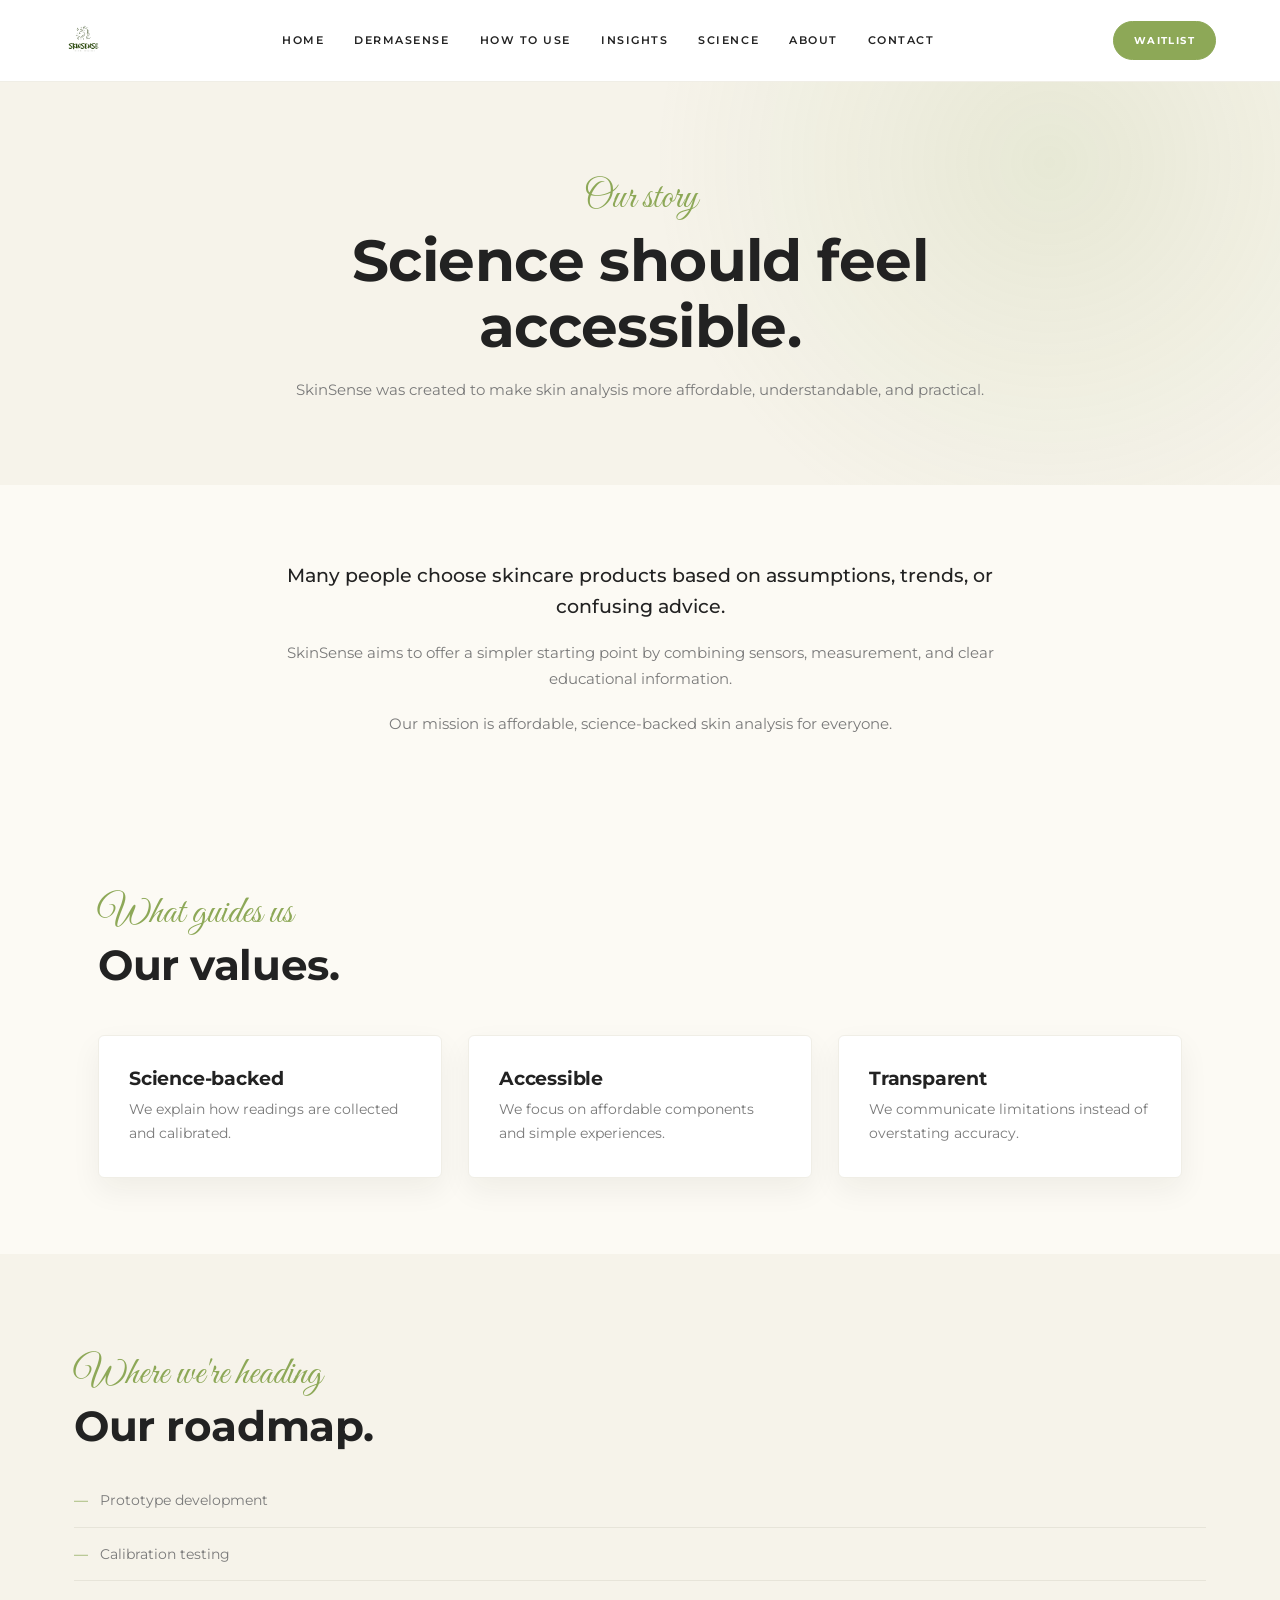
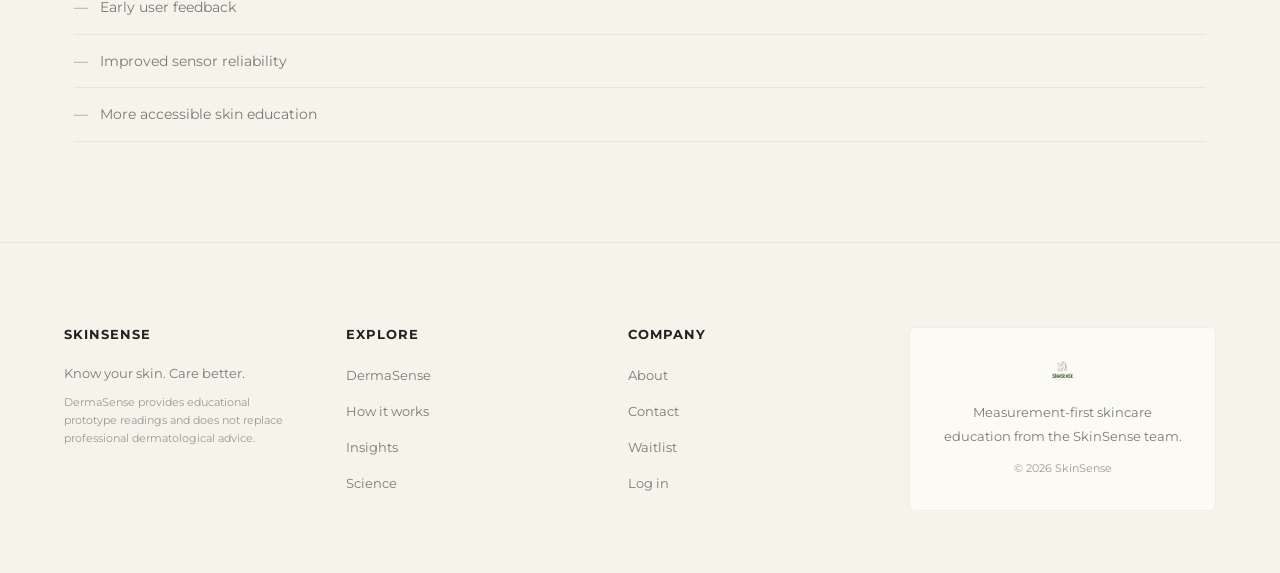
<file: about.html>
<!DOCTYPE html>
<html lang="en">
<head>
    <meta charset="UTF-8">
    <meta name="viewport" content="width=device-width, initial-scale=1.0">
    <title>About SkinSense</title>
    <link rel="preconnect" href="https://fonts.googleapis.com">
    <link rel="preconnect" href="https://fonts.gstatic.com" crossorigin>
    <link href="https://fonts.googleapis.com/css2?family=Montserrat:wght@400;500;600;700&family=Great+Vibes&family=Playfair+Display:wght@400;600&display=swap" rel="stylesheet">
    <link rel="stylesheet" href="style.css">
</head>
<body>
<header class="site-header">
    <a class="brand" href="index.html" aria-label="SkinSense home">
        <img src="logo.png" alt="SkinSense">
    </a>
    <nav class="main-nav" aria-label="Main navigation">
        <a href="index.html">Home</a>
        <a href="product.html">DermaSense</a>
        <a href="how-it-works.html">How to Use</a>
        <a href="skin-insights.html">Insights</a>
        <a href="science.html">Science</a>
        <a href="about.html">About</a>
        <a href="contact.html">Contact</a>
    </nav>
    <div class="account-links">
        <a class="nav-cta" href="waitlist.html">Waitlist</a>
    </div>
</header>
<main>
    <section class="page-hero">
        <div class="wrap">
            <p class="script">Our story</p>
            <h1>Science should feel accessible.</h1>
            <p>
                SkinSense was created to make skin analysis more affordable,
                understandable, and practical.
            </p>
        </div>
    </section>
    <section>
        <div class="wrap">
            <div class="story">
                <p>
                    Many people choose skincare products based on assumptions,
                    trends, or confusing advice.
                </p>
                <p>
                    SkinSense aims to offer a simpler starting point by combining
                    sensors, measurement, and clear educational information.
                </p>
                <p>
                    Our mission is affordable, science-backed skin analysis for
                    everyone.
                </p>
            </div>
        </div>
    </section>
    <section>
        <div class="wrap">
            <div class="section-head">
                <p class="script">What guides us</p>
                <h2>Our values.</h2>
            </div>
            <div class="card-grid">
                <article class="card">
                    <h3>Science-backed</h3>
                    <p>
                        We explain how readings are collected and calibrated.
                    </p>
                </article>
                <article class="card">
                    <h3>Accessible</h3>
                    <p>
                        We focus on affordable components and simple experiences.
                    </p>
                </article>
                <article class="card">
                    <h3>Transparent</h3>
                    <p>
                        We communicate limitations instead of overstating
                        accuracy.
                    </p>
                </article>
            </div>
        </div>
    </section>
    <section class="cream-section">
        <div class="wrap">
            <p class="script">Where we're heading</p>
            <h2>Our roadmap.</h2>
            <ul class="clean-list">
                <li>Prototype development</li>
                <li>Calibration testing</li>
                <li>Early user feedback</li>
                <li>Improved sensor reliability</li>
                <li>More accessible skin education</li>
            </ul>
        </div>
    </section>
</main>
<footer class="site-footer">
    <div class="footer-top">
        <div class="footer-col">
            <h4>SkinSense</h4>
            <p>Know your skin. Care better.</p>
            <p class="footer-fine">
                DermaSense provides educational prototype readings and does not
                replace professional dermatological advice.
            </p>
        </div>
        <div class="footer-col">
            <h4>Explore</h4>
            <ul>
                <li><a href="product.html">DermaSense</a></li>
                <li><a href="how-it-works.html">How it works</a></li>
                <li><a href="skin-insights.html">Insights</a></li>
                <li><a href="science.html">Science</a></li>
            </ul>
        </div>
        <div class="footer-col">
            <h4>Company</h4>
            <ul>
                <li><a href="about.html">About</a></li>
                <li><a href="contact.html">Contact</a></li>
                <li><a href="waitlist.html">Waitlist</a></li>
                <li><a href="login.html">Log in</a></li>
            </ul>
        </div>
        <div class="footer-brand-card">
            <img class="footer-wordmark" src="logo.png" alt="SkinSense">
            <p>Measurement-first skincare education from the SkinSense team.</p>
            <p class="footer-fine">&copy; 2026 SkinSense</p>
        </div>
    </div>
</footer>
</body>
</html>
</file>
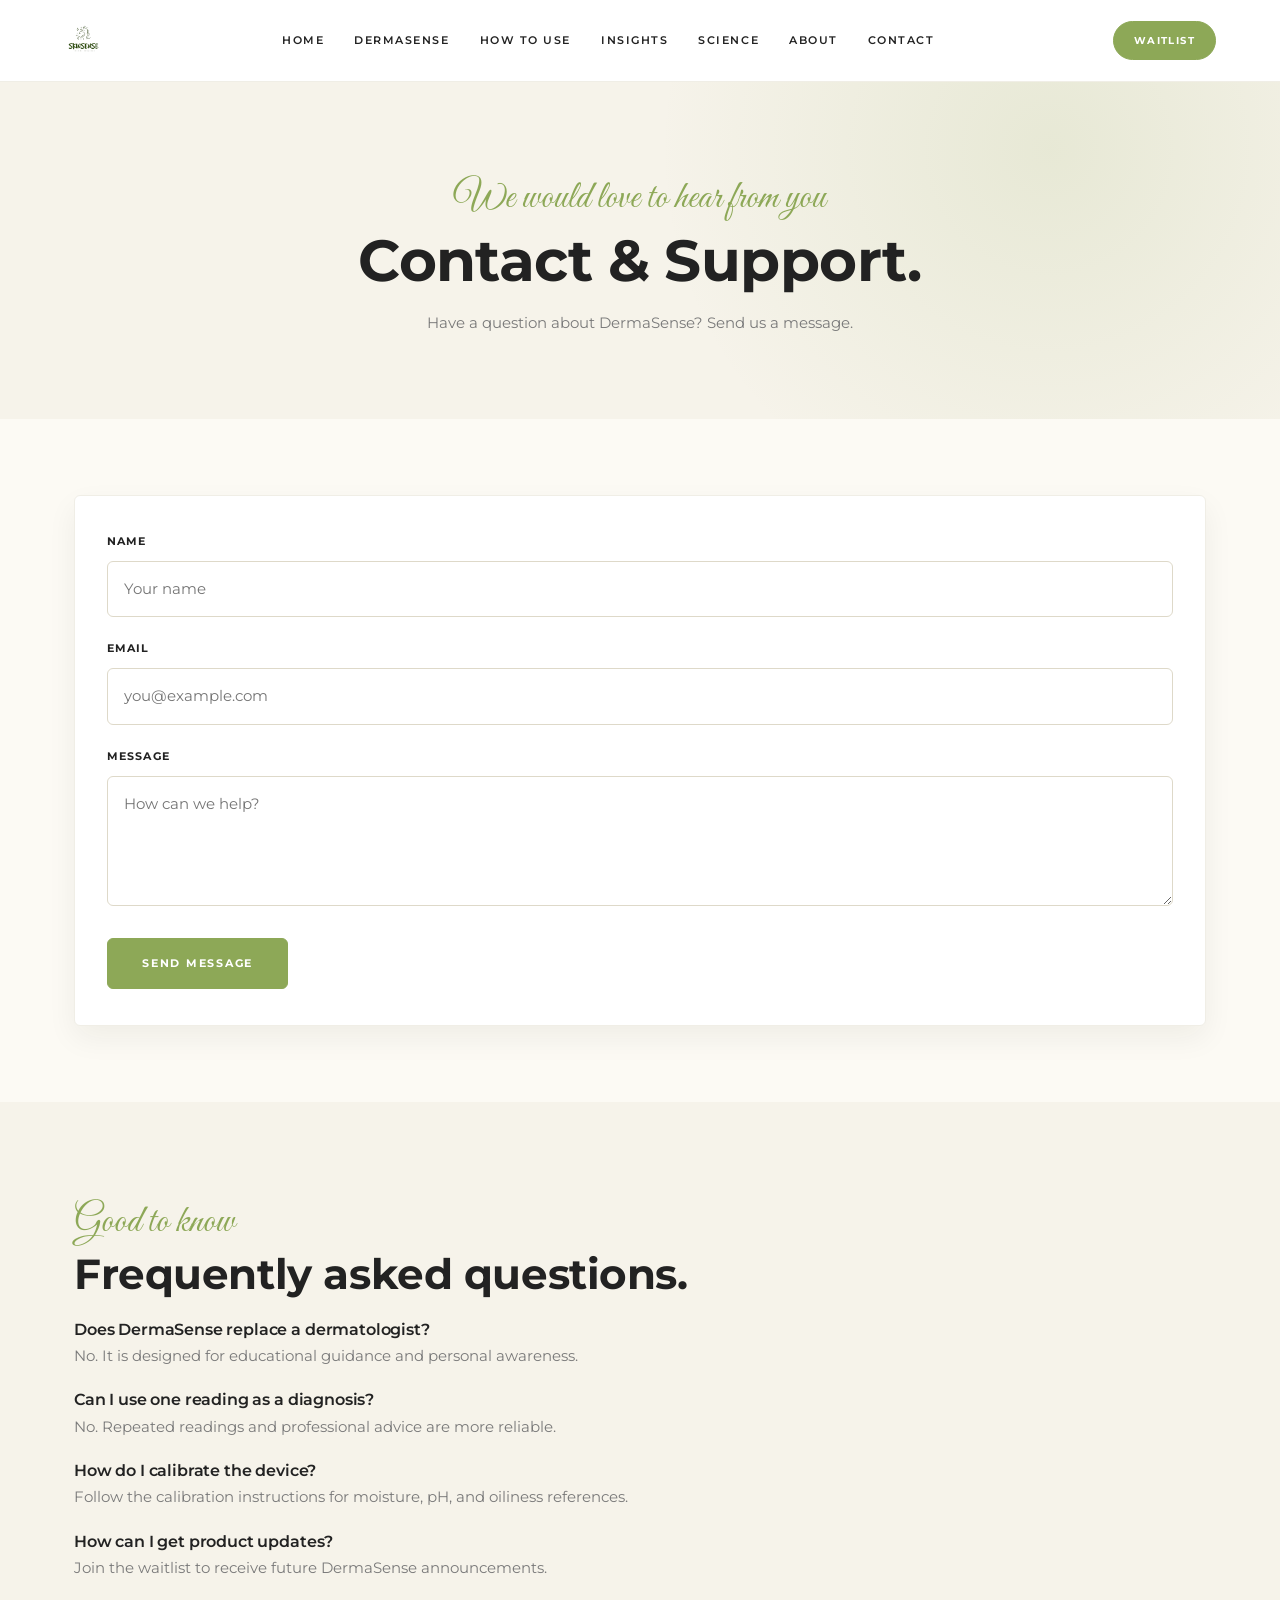
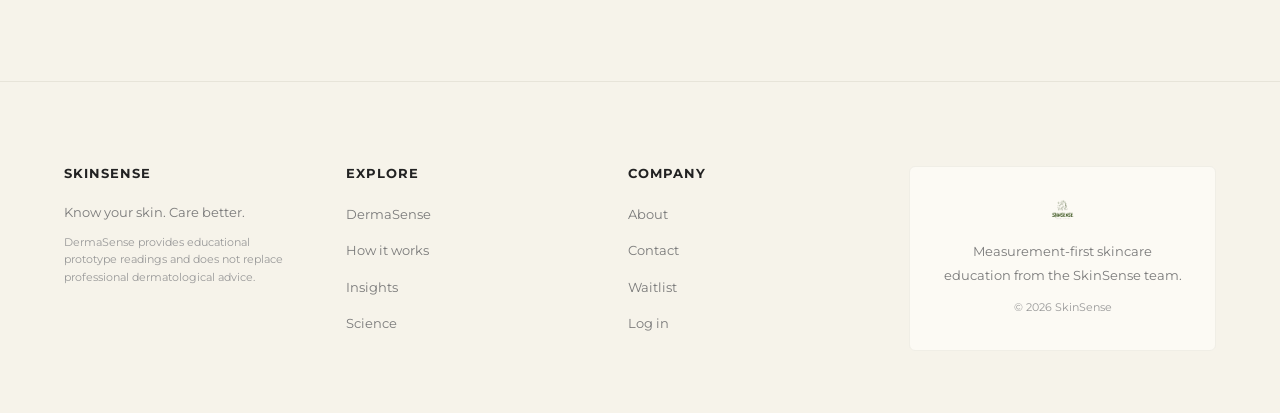
<file: contact.html>
<!DOCTYPE html>
<html lang="en">
<head>
    <meta charset="UTF-8">
    <meta name="viewport" content="width=device-width, initial-scale=1.0">
    <title>Contact and Support | SkinSense</title>
    <link rel="preconnect" href="https://fonts.googleapis.com">
    <link rel="preconnect" href="https://fonts.gstatic.com" crossorigin>
    <link href="https://fonts.googleapis.com/css2?family=Montserrat:wght@400;500;600;700&family=Great+Vibes&family=Playfair+Display:wght@400;600&display=swap" rel="stylesheet">
    <link rel="stylesheet" href="style.css">
</head>
<body>
<header class="site-header">
    <a class="brand" href="index.html" aria-label="SkinSense home">
        <img src="logo.png" alt="SkinSense">
    </a>
    <nav class="main-nav" aria-label="Main navigation">
        <a href="index.html">Home</a>
        <a href="product.html">DermaSense</a>
        <a href="how-it-works.html">How to Use</a>
        <a href="skin-insights.html">Insights</a>
        <a href="science.html">Science</a>
        <a href="about.html">About</a>
        <a href="contact.html">Contact</a>
    </nav>
    <div class="account-links">
        <a class="nav-cta" href="waitlist.html">Waitlist</a>
    </div>
</header>
<main>
    <section class="page-hero">
        <div class="wrap">
            <p class="script">We would love to hear from you</p>
            <h1>Contact &amp; Support.</h1>
            <p>
                Have a question about DermaSense? Send us a message.
            </p>
        </div>
    </section>
    <section class="form-section">
        <form onsubmit="return false;">
            <label for="contact-name">Name</label>
            <input id="contact-name" type="text" placeholder="Your name">
            <label for="contact-email">Email</label>
            <input id="contact-email" type="email" placeholder="you@example.com">
            <label for="contact-message">Message</label>
            <textarea id="contact-message" placeholder="How can we help?"></textarea>
            <button class="btn" type="submit">Send Message</button>
        </form>
    </section>
    <section class="cream-section">
        <div class="wrap">
            <p class="script">Good to know</p>
            <h2>Frequently asked questions.</h2>
            <h3>Does DermaSense replace a dermatologist?</h3>
            <p>
                No. It is designed for educational guidance and personal
                awareness.
            </p>
            <h3>Can I use one reading as a diagnosis?</h3>
            <p>
                No. Repeated readings and professional advice are more reliable.
            </p>
            <h3>How do I calibrate the device?</h3>
            <p>
                Follow the calibration instructions for moisture, pH, and
                oiliness references.
            </p>
            <h3>How can I get product updates?</h3>
            <p>
                Join the waitlist to receive future DermaSense announcements.
            </p>
        </div>
    </section>
</main>
<footer class="site-footer">
    <div class="footer-top">
        <div class="footer-col">
            <h4>SkinSense</h4>
            <p>Know your skin. Care better.</p>
            <p class="footer-fine">
                DermaSense provides educational prototype readings and does not
                replace professional dermatological advice.
            </p>
        </div>
        <div class="footer-col">
            <h4>Explore</h4>
            <ul>
                <li><a href="product.html">DermaSense</a></li>
                <li><a href="how-it-works.html">How it works</a></li>
                <li><a href="skin-insights.html">Insights</a></li>
                <li><a href="science.html">Science</a></li>
            </ul>
        </div>
        <div class="footer-col">
            <h4>Company</h4>
            <ul>
                <li><a href="about.html">About</a></li>
                <li><a href="contact.html">Contact</a></li>
                <li><a href="waitlist.html">Waitlist</a></li>
                <li><a href="login.html">Log in</a></li>
            </ul>
        </div>
        <div class="footer-brand-card">
            <img class="footer-wordmark" src="logo.png" alt="SkinSense">
            <p>Measurement-first skincare education from the SkinSense team.</p>
            <p class="footer-fine">&copy; 2026 SkinSense</p>
        </div>
    </div>
</footer>
</body>
</html>
</file>
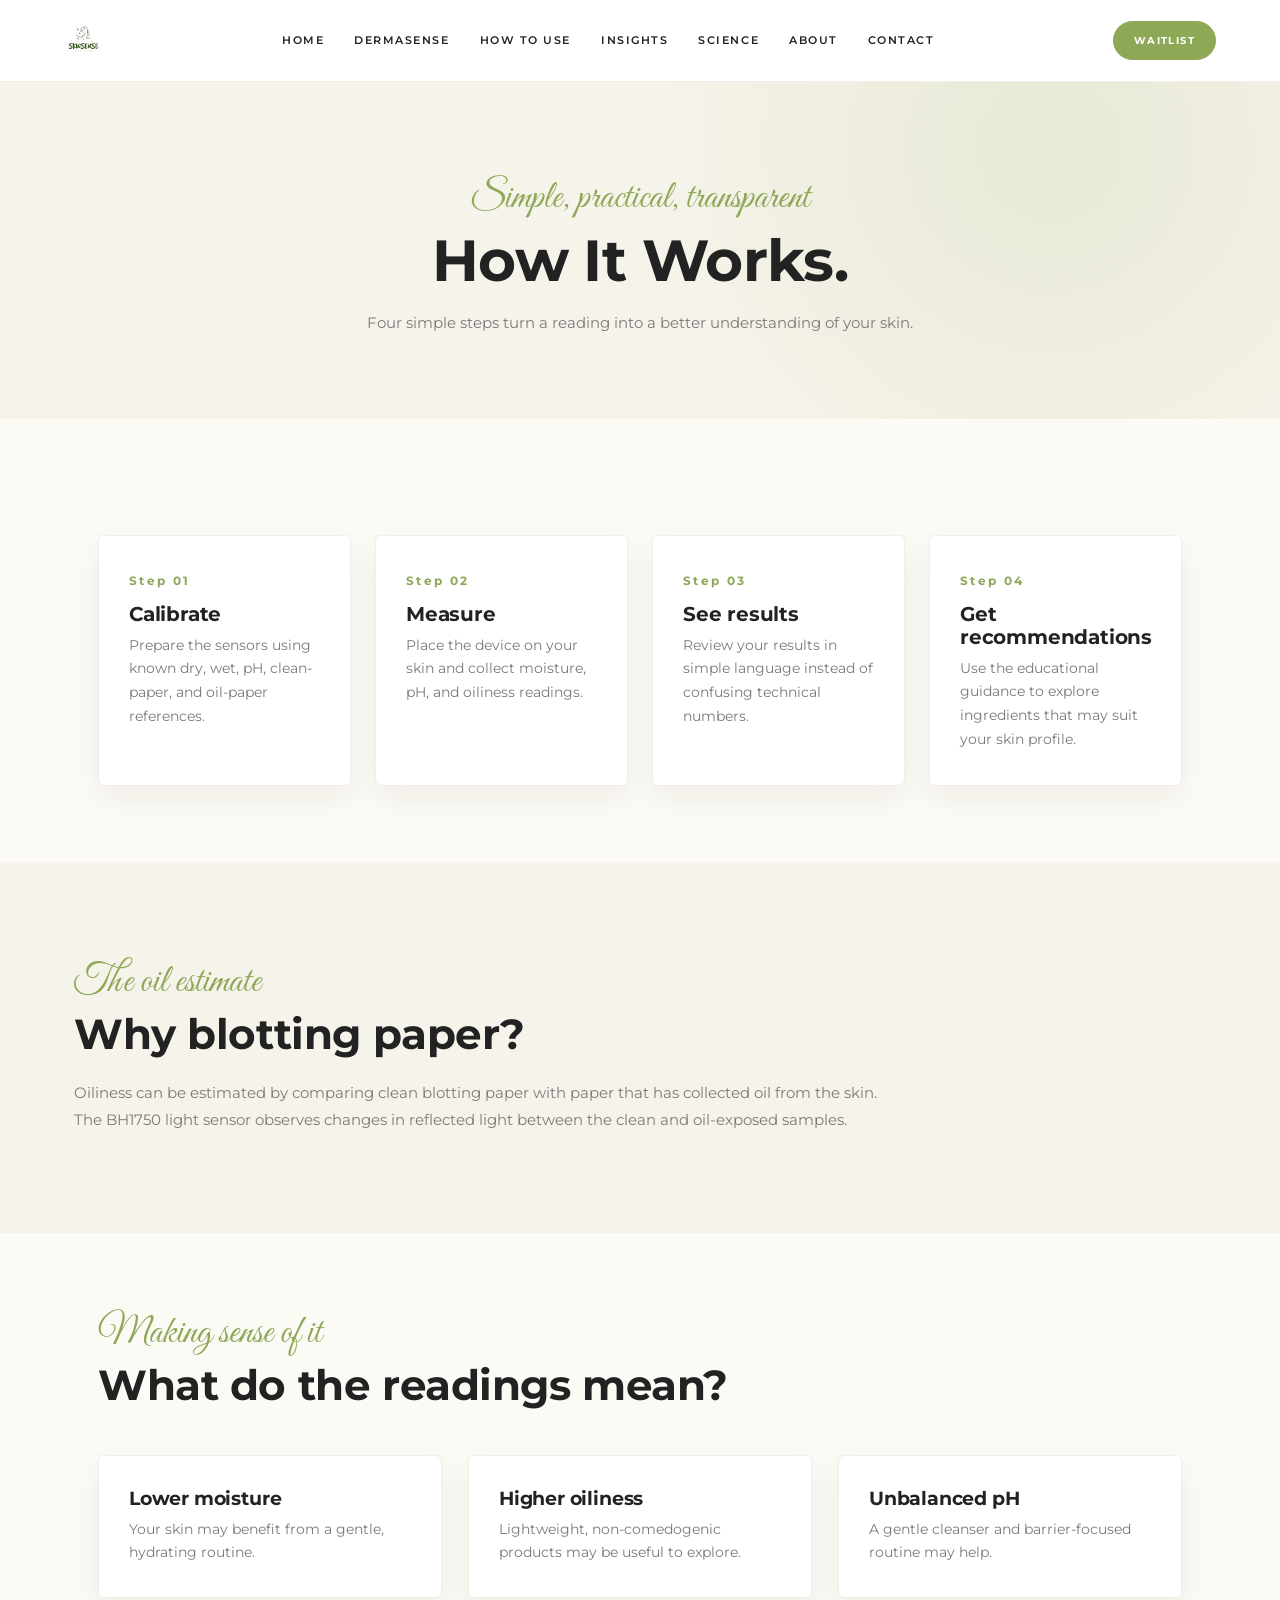
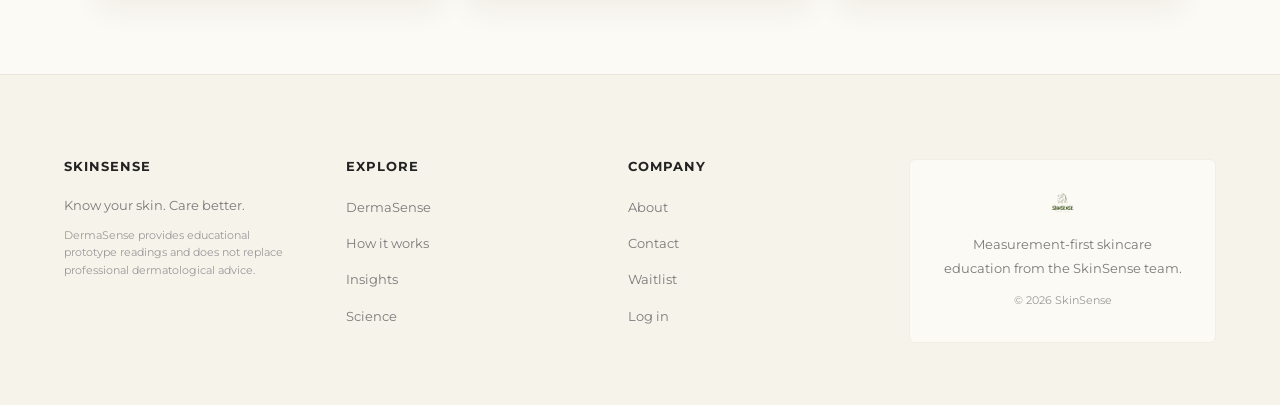
<file: how-it-works.html>
<!DOCTYPE html>
<html lang="en">
<head>
    <meta charset="UTF-8">
    <meta name="viewport" content="width=device-width, initial-scale=1.0">
    <title>How It Works | SkinSense</title>
    <link rel="preconnect" href="https://fonts.googleapis.com">
    <link rel="preconnect" href="https://fonts.gstatic.com" crossorigin>
    <link href="https://fonts.googleapis.com/css2?family=Montserrat:wght@400;500;600;700&family=Great+Vibes&family=Playfair+Display:wght@400;600&display=swap" rel="stylesheet">
    <link rel="stylesheet" href="style.css">
</head>
<body>
<header class="site-header">
    <a class="brand" href="index.html" aria-label="SkinSense home">
        <img src="logo.png" alt="SkinSense">
    </a>
    <nav class="main-nav" aria-label="Main navigation">
        <a href="index.html">Home</a>
        <a href="product.html">DermaSense</a>
        <a href="how-it-works.html">How to Use</a>
        <a href="skin-insights.html">Insights</a>
        <a href="science.html">Science</a>
        <a href="about.html">About</a>
        <a href="contact.html">Contact</a>
    </nav>
    <div class="account-links">
        <a class="nav-cta" href="waitlist.html">Waitlist</a>
    </div>
</header>
<main>
    <section class="page-hero">
        <div class="wrap">
            <p class="script">Simple, practical, transparent</p>
            <h1>How It Works.</h1>
            <p>
                Four simple steps turn a reading into a better understanding
                of your skin.
            </p>
        </div>
    </section>
    <section>
        <div class="wrap">
            <div class="large-steps">
                <article class="large-step">
                    <span>Step 01</span>
                    <h2>Calibrate</h2>
                    <p>
                        Prepare the sensors using known dry, wet, pH,
                        clean-paper, and oil-paper references.
                    </p>
                </article>
                <article class="large-step">
                    <span>Step 02</span>
                    <h2>Measure</h2>
                    <p>
                        Place the device on your skin and collect moisture, pH,
                        and oiliness readings.
                    </p>
                </article>
                <article class="large-step">
                    <span>Step 03</span>
                    <h2>See results</h2>
                    <p>
                        Review your results in simple language instead of
                        confusing technical numbers.
                    </p>
                </article>
                <article class="large-step">
                    <span>Step 04</span>
                    <h2>Get recommendations</h2>
                    <p>
                        Use the educational guidance to explore ingredients that
                        may suit your skin profile.
                    </p>
                </article>
            </div>
        </div>
    </section>
    <section class="cream-section">
        <div class="wrap">
            <p class="script">The oil estimate</p>
            <h2>Why blotting paper?</h2>
            <p>
                Oiliness can be estimated by comparing clean blotting paper with
                paper that has collected oil from the skin.
            </p>
            <p>
                The BH1750 light sensor observes changes in reflected light
                between the clean and oil-exposed samples.
            </p>
        </div>
    </section>
    <section>
        <div class="wrap">
            <div class="section-head">
                <p class="script">Making sense of it</p>
                <h2>What do the readings mean?</h2>
            </div>
            <div class="card-grid">
                <article class="card">
                    <h3>Lower moisture</h3>
                    <p>
                        Your skin may benefit from a gentle, hydrating routine.
                    </p>
                </article>
                <article class="card">
                    <h3>Higher oiliness</h3>
                    <p>
                        Lightweight, non-comedogenic products may be useful to
                        explore.
                    </p>
                </article>
                <article class="card">
                    <h3>Unbalanced pH</h3>
                    <p>
                        A gentle cleanser and barrier-focused routine may help.
                    </p>
                </article>
            </div>
        </div>
    </section>
</main>
<footer class="site-footer">
    <div class="footer-top">
        <div class="footer-col">
            <h4>SkinSense</h4>
            <p>Know your skin. Care better.</p>
            <p class="footer-fine">
                DermaSense provides educational prototype readings and does not
                replace professional dermatological advice.
            </p>
        </div>
        <div class="footer-col">
            <h4>Explore</h4>
            <ul>
                <li><a href="product.html">DermaSense</a></li>
                <li><a href="how-it-works.html">How it works</a></li>
                <li><a href="skin-insights.html">Insights</a></li>
                <li><a href="science.html">Science</a></li>
            </ul>
        </div>
        <div class="footer-col">
            <h4>Company</h4>
            <ul>
                <li><a href="about.html">About</a></li>
                <li><a href="contact.html">Contact</a></li>
                <li><a href="waitlist.html">Waitlist</a></li>
                <li><a href="login.html">Log in</a></li>
            </ul>
        </div>
        <div class="footer-brand-card">
            <img class="footer-wordmark" src="logo.png" alt="SkinSense">
            <p>Measurement-first skincare education from the SkinSense team.</p>
            <p class="footer-fine">&copy; 2026 SkinSense</p>
        </div>
    </div>
</footer>
</body>
</html>
</file>
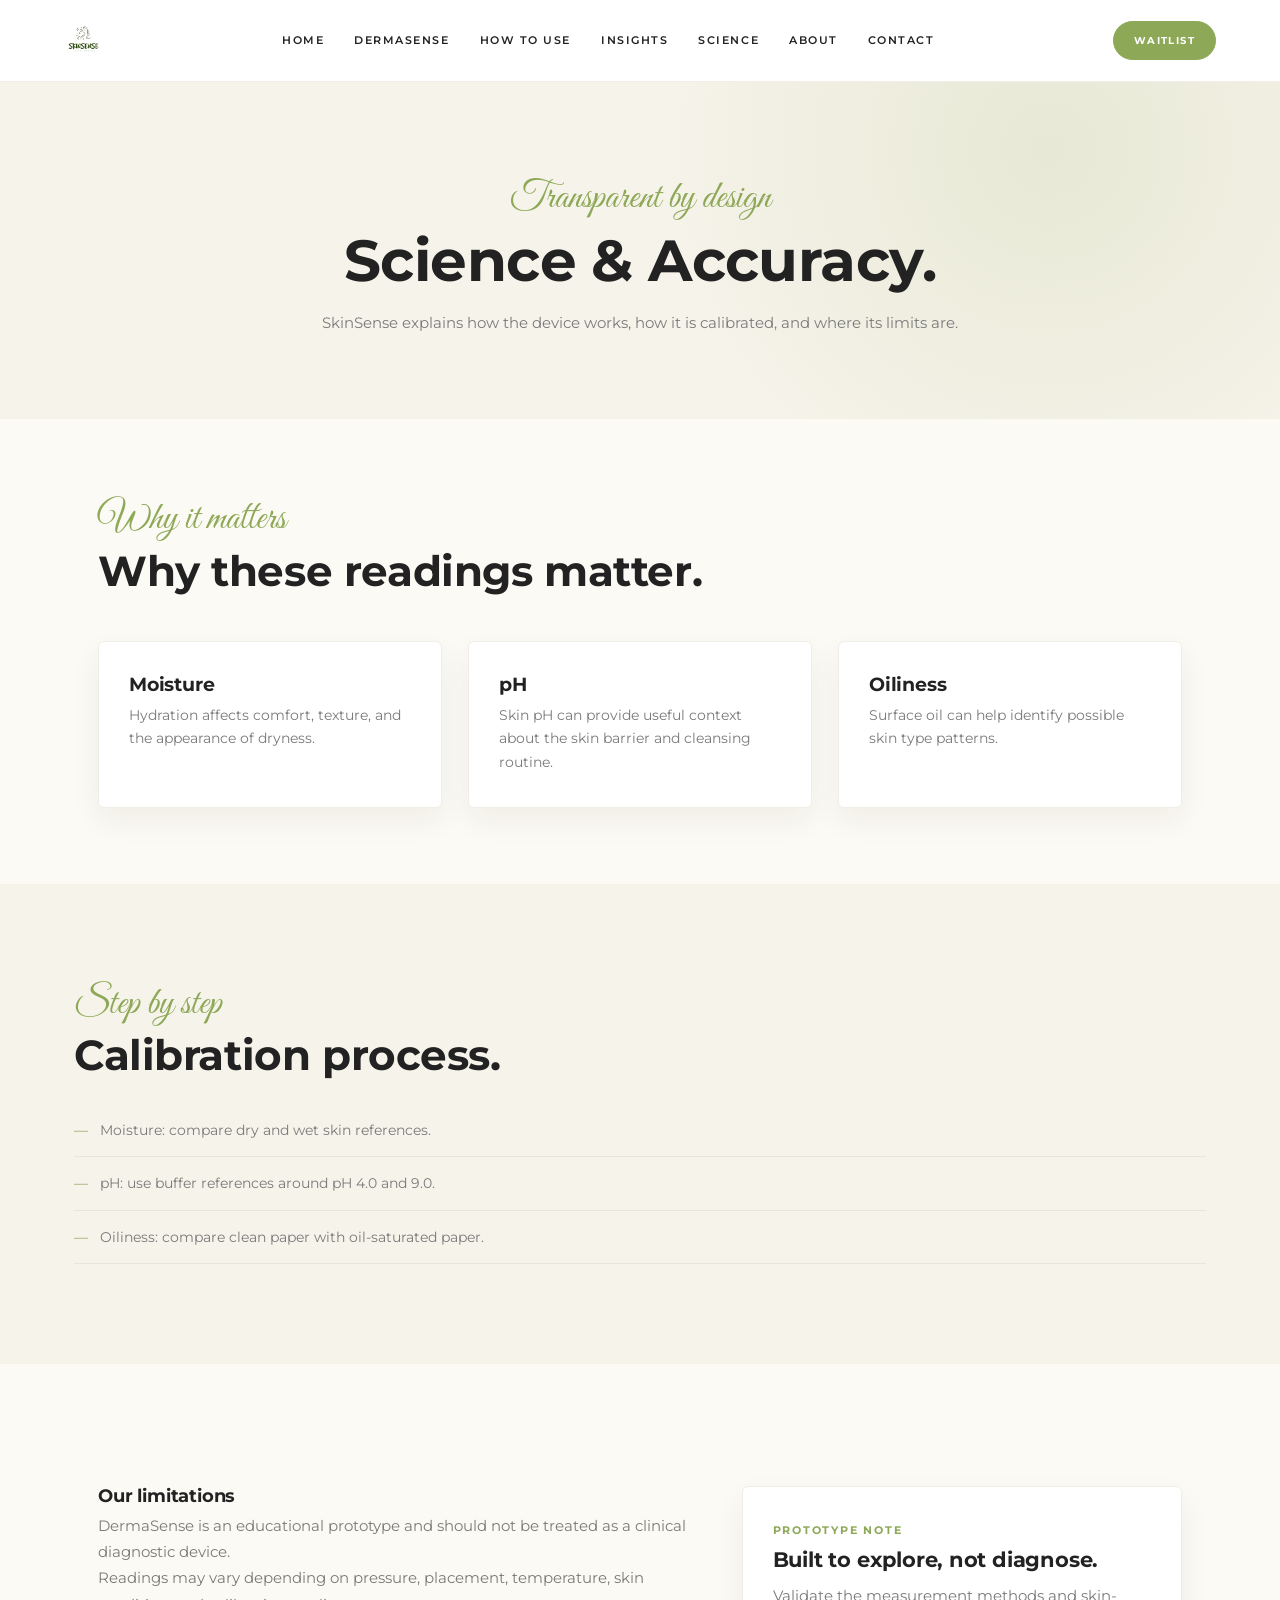
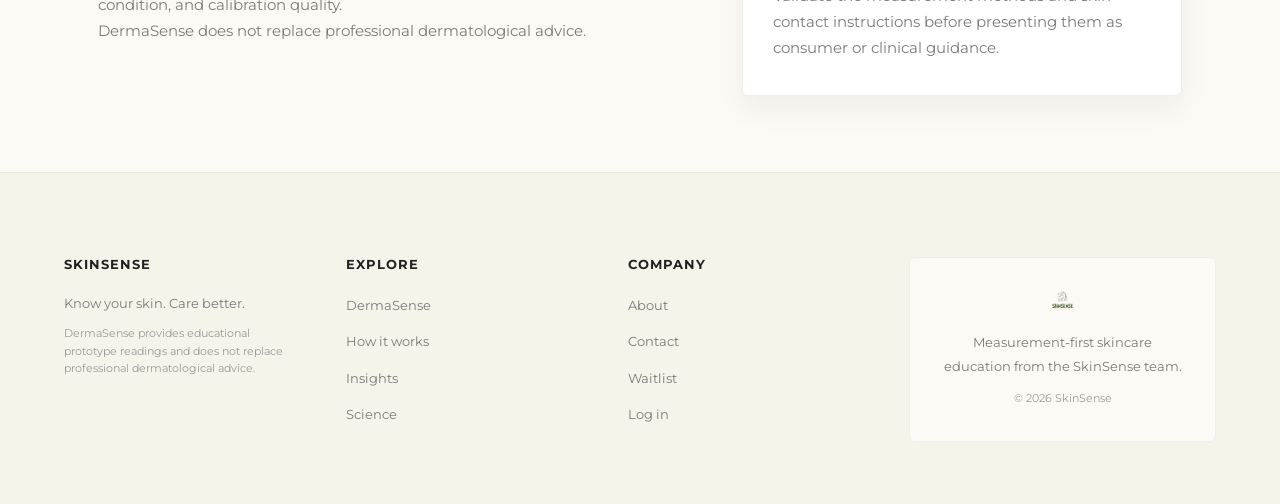
<file: science.html>
<!DOCTYPE html>
<html lang="en">
<head>
    <meta charset="UTF-8">
    <meta name="viewport" content="width=device-width, initial-scale=1.0">
    <title>Science and Accuracy | SkinSense</title>
    <link rel="preconnect" href="https://fonts.googleapis.com">
    <link rel="preconnect" href="https://fonts.gstatic.com" crossorigin>
    <link href="https://fonts.googleapis.com/css2?family=Montserrat:wght@400;500;600;700&family=Great+Vibes&family=Playfair+Display:wght@400;600&display=swap" rel="stylesheet">
    <link rel="stylesheet" href="style.css">
</head>
<body>
<header class="site-header">
    <a class="brand" href="index.html" aria-label="SkinSense home">
        <img src="logo.png" alt="SkinSense">
    </a>
    <nav class="main-nav" aria-label="Main navigation">
        <a href="index.html">Home</a>
        <a href="product.html">DermaSense</a>
        <a href="how-it-works.html">How to Use</a>
        <a href="skin-insights.html">Insights</a>
        <a href="science.html">Science</a>
        <a href="about.html">About</a>
        <a href="contact.html">Contact</a>
    </nav>
    <div class="account-links">
        <a class="nav-cta" href="waitlist.html">Waitlist</a>
    </div>
</header>
<main>
    <section class="page-hero">
        <div class="wrap">
            <p class="script">Transparent by design</p>
            <h1>Science &amp; Accuracy.</h1>
            <p>
                SkinSense explains how the device works, how it is calibrated,
                and where its limits are.
            </p>
        </div>
    </section>
    <section>
        <div class="wrap">
            <div class="section-head">
                <p class="script">Why it matters</p>
                <h2>Why these readings matter.</h2>
            </div>
            <div class="card-grid">
                <article class="card">
                    <h3>Moisture</h3>
                    <p>
                        Hydration affects comfort, texture, and the appearance
                        of dryness.
                    </p>
                </article>
                <article class="card">
                    <h3>pH</h3>
                    <p>
                        Skin pH can provide useful context about the skin
                        barrier and cleansing routine.
                    </p>
                </article>
                <article class="card">
                    <h3>Oiliness</h3>
                    <p>
                        Surface oil can help identify possible skin type
                        patterns.
                    </p>
                </article>
            </div>
        </div>
    </section>
    <section class="cream-section">
        <div class="wrap">
            <p class="script">Step by step</p>
            <h2>Calibration process.</h2>
            <ul class="clean-list">
                <li>Moisture: compare dry and wet skin references.</li>
                <li>pH: use buffer references around pH 4.0 and 9.0.</li>
                <li>Oiliness: compare clean paper with oil-saturated paper.</li>
            </ul>
        </div>
    </section>
    <section>
        <div class="wrap science-layout">
            <div class="science-copy">
                <h3>Our limitations</h3>
                <p>
                    DermaSense is an educational prototype and should not be
                    treated as a clinical diagnostic device.
                </p>
                <p>
                    Readings may vary depending on pressure, placement,
                    temperature, skin condition, and calibration quality.
                </p>
                <p>
                    DermaSense does not replace professional dermatological
                    advice.
                </p>
            </div>
            <aside class="science-note">
                <p class="label">Prototype note</p>
                <h3>Built to explore, not diagnose.</h3>
                <p>
                    Validate the measurement methods and skin-contact
                    instructions before presenting them as consumer or clinical
                    guidance.
                </p>
            </aside>
        </div>
    </section>
</main>
<footer class="site-footer">
    <div class="footer-top">
        <div class="footer-col">
            <h4>SkinSense</h4>
            <p>Know your skin. Care better.</p>
            <p class="footer-fine">
                DermaSense provides educational prototype readings and does not
                replace professional dermatological advice.
            </p>
        </div>
        <div class="footer-col">
            <h4>Explore</h4>
            <ul>
                <li><a href="product.html">DermaSense</a></li>
                <li><a href="how-it-works.html">How it works</a></li>
                <li><a href="skin-insights.html">Insights</a></li>
                <li><a href="science.html">Science</a></li>
            </ul>
        </div>
        <div class="footer-col">
            <h4>Company</h4>
            <ul>
                <li><a href="about.html">About</a></li>
                <li><a href="contact.html">Contact</a></li>
                <li><a href="waitlist.html">Waitlist</a></li>
                <li><a href="login.html">Log in</a></li>
            </ul>
        </div>
        <div class="footer-brand-card">
            <img class="footer-wordmark" src="logo.png" alt="SkinSense">
            <p>Measurement-first skincare education from the SkinSense team.</p>
            <p class="footer-fine">&copy; 2026 SkinSense</p>
        </div>
    </div>
</footer>
</body>
</html>
</file>
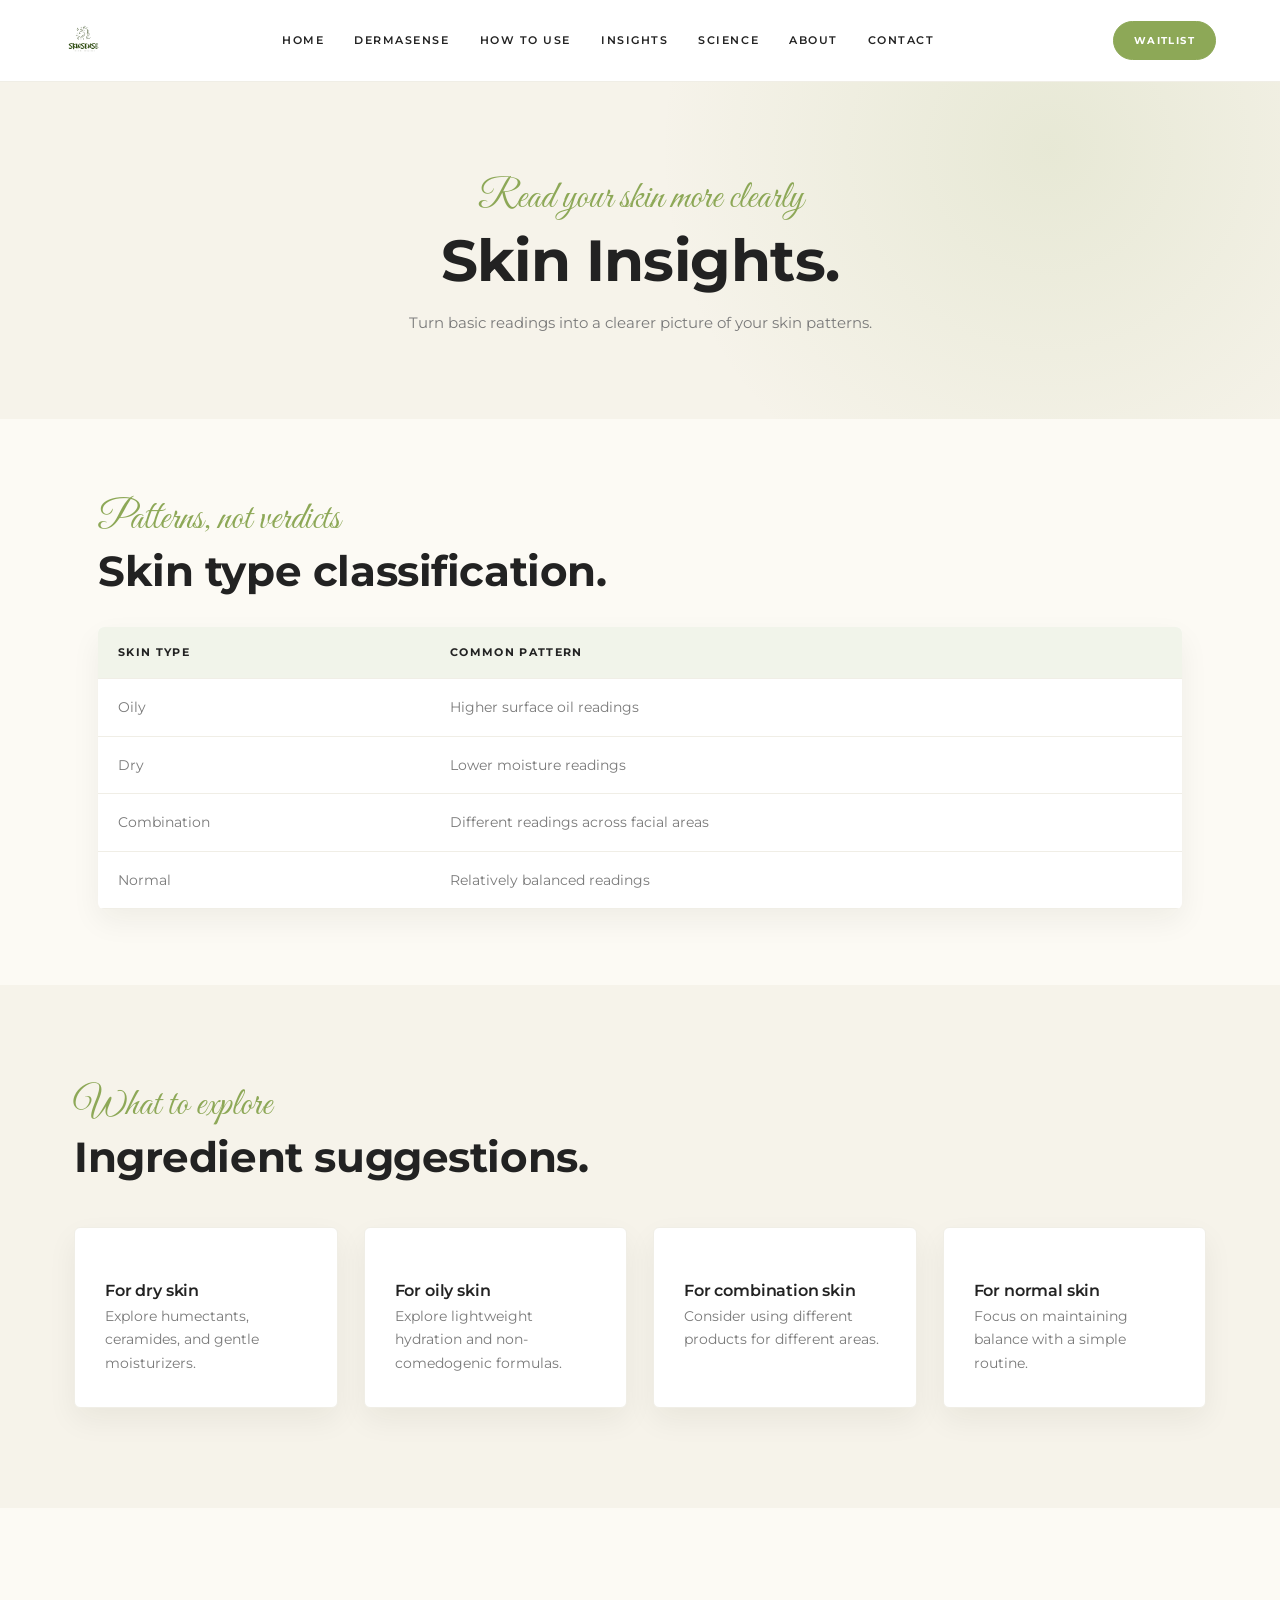
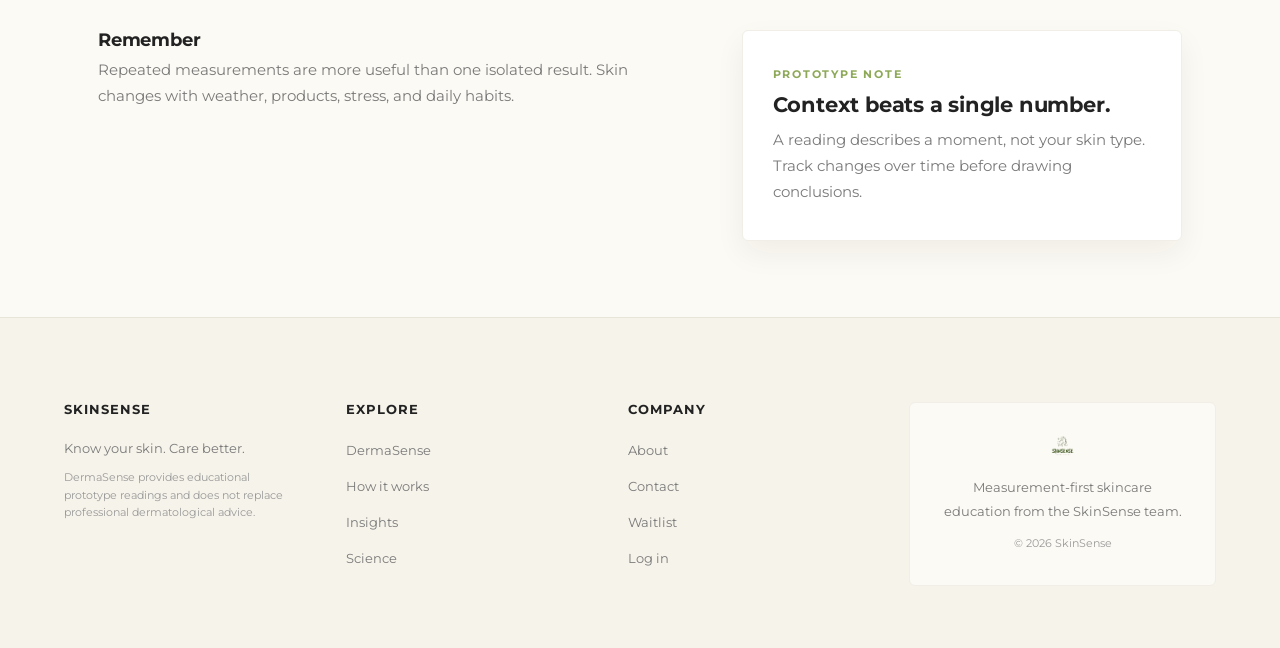
<file: skin-insights.html>
<!DOCTYPE html>
<html lang="en">
<head>
    <meta charset="UTF-8">
    <meta name="viewport" content="width=device-width, initial-scale=1.0">
    <title>Skin Insights | SkinSense</title>
    <link rel="preconnect" href="https://fonts.googleapis.com">
    <link rel="preconnect" href="https://fonts.gstatic.com" crossorigin>
    <link href="https://fonts.googleapis.com/css2?family=Montserrat:wght@400;500;600;700&family=Great+Vibes&family=Playfair+Display:wght@400;600&display=swap" rel="stylesheet">
    <link rel="stylesheet" href="style.css">
</head>
<body>
<header class="site-header">
    <a class="brand" href="index.html" aria-label="SkinSense home">
        <img src="logo.png" alt="SkinSense">
    </a>
    <nav class="main-nav" aria-label="Main navigation">
        <a href="index.html">Home</a>
        <a href="product.html">DermaSense</a>
        <a href="how-it-works.html">How to Use</a>
        <a href="skin-insights.html">Insights</a>
        <a href="science.html">Science</a>
        <a href="about.html">About</a>
        <a href="contact.html">Contact</a>
    </nav>
    <div class="account-links">
        <a class="nav-cta" href="waitlist.html">Waitlist</a>
    </div>
</header>
<main>
    <section class="page-hero">
        <div class="wrap">
            <p class="script">Read your skin more clearly</p>
            <h1>Skin Insights.</h1>
            <p>
                Turn basic readings into a clearer picture of your skin patterns.
            </p>
        </div>
    </section>
    <section>
        <div class="wrap">
            <div class="section-head">
                <p class="script">Patterns, not verdicts</p>
                <h2>Skin type classification.</h2>
            </div>
            <table>
                <tr>
                    <th>Skin type</th>
                    <th>Common pattern</th>
                </tr>
                <tr>
                    <td>Oily</td>
                    <td>Higher surface oil readings</td>
                </tr>
                <tr>
                    <td>Dry</td>
                    <td>Lower moisture readings</td>
                </tr>
                <tr>
                    <td>Combination</td>
                    <td>Different readings across facial areas</td>
                </tr>
                <tr>
                    <td>Normal</td>
                    <td>Relatively balanced readings</td>
                </tr>
            </table>
        </div>
    </section>
    <section class="cream-section">
        <div class="wrap">
            <p class="script">What to explore</p>
            <h2>Ingredient suggestions.</h2>
            <div class="card-grid four-cards">
                <article class="card">
                    <h3>For dry skin</h3>
                    <p>Explore humectants, ceramides, and gentle moisturizers.</p>
                </article>
                <article class="card">
                    <h3>For oily skin</h3>
                    <p>Explore lightweight hydration and non-comedogenic formulas.</p>
                </article>
                <article class="card">
                    <h3>For combination skin</h3>
                    <p>Consider using different products for different areas.</p>
                </article>
                <article class="card">
                    <h3>For normal skin</h3>
                    <p>Focus on maintaining balance with a simple routine.</p>
                </article>
            </div>
        </div>
    </section>
    <section>
        <div class="wrap">
            <div class="science-layout">
                <div class="science-copy">
                    <h3>Remember</h3>
                    <p>
                        Repeated measurements are more useful than one isolated
                        result. Skin changes with weather, products, stress, and
                        daily habits.
                    </p>
                </div>
                <aside class="science-note">
                    <p class="label">Prototype note</p>
                    <h3>Context beats a single number.</h3>
                    <p>
                        A reading describes a moment, not your skin type. Track
                        changes over time before drawing conclusions.
                    </p>
                </aside>
            </div>
        </div>
    </section>
</main>
<footer class="site-footer">
    <div class="footer-top">
        <div class="footer-col">
            <h4>SkinSense</h4>
            <p>Know your skin. Care better.</p>
            <p class="footer-fine">
                DermaSense provides educational prototype readings and does not
                replace professional dermatological advice.
            </p>
        </div>
        <div class="footer-col">
            <h4>Explore</h4>
            <ul>
                <li><a href="product.html">DermaSense</a></li>
                <li><a href="how-it-works.html">How it works</a></li>
                <li><a href="skin-insights.html">Insights</a></li>
                <li><a href="science.html">Science</a></li>
            </ul>
        </div>
        <div class="footer-col">
            <h4>Company</h4>
            <ul>
                <li><a href="about.html">About</a></li>
                <li><a href="contact.html">Contact</a></li>
                <li><a href="waitlist.html">Waitlist</a></li>
                <li><a href="login.html">Log in</a></li>
            </ul>
        </div>
        <div class="footer-brand-card">
            <img class="footer-wordmark" src="logo.png" alt="SkinSense">
            <p>Measurement-first skincare education from the SkinSense team.</p>
            <p class="footer-fine">&copy; 2026 SkinSense</p>
        </div>
    </div>
</footer>
</body>
</html>
</file>
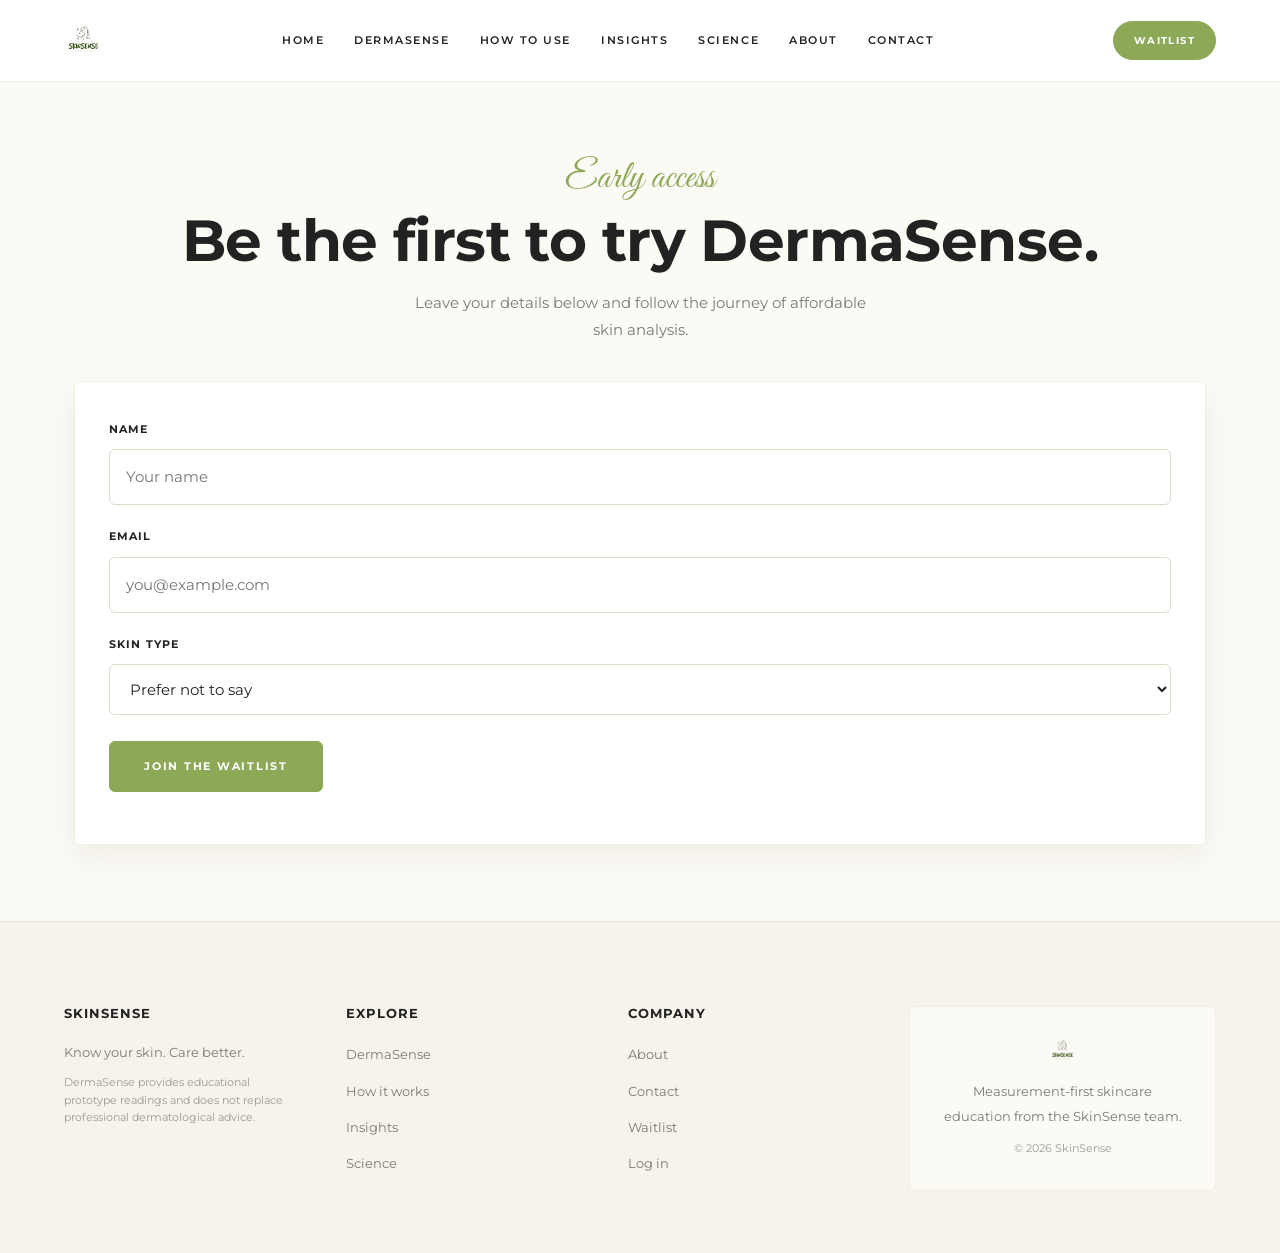
<file: waitlist.html>
<!DOCTYPE html>
<html lang="en">
<head>
    <meta charset="UTF-8">
    <meta name="viewport" content="width=device-width, initial-scale=1.0">
    <title>Join the SkinSense Waitlist</title>
    <link rel="preconnect" href="https://fonts.googleapis.com">
    <link rel="preconnect" href="https://fonts.gstatic.com" crossorigin>
    <link href="https://fonts.googleapis.com/css2?family=Montserrat:wght@400;500;600;700&family=Great+Vibes&family=Playfair+Display:wght@400;600&display=swap" rel="stylesheet">
    <link rel="stylesheet" href="style.css">
</head>
<body>
<header class="site-header">
    <a class="brand" href="index.html" aria-label="SkinSense home">
        <img src="logo.png" alt="SkinSense">
    </a>
    <nav class="main-nav" aria-label="Main navigation">
        <a href="index.html">Home</a>
        <a href="product.html">DermaSense</a>
        <a href="how-it-works.html">How to Use</a>
        <a href="skin-insights.html">Insights</a>
        <a href="science.html">Science</a>
        <a href="about.html">About</a>
        <a href="contact.html">Contact</a>
    </nav>
    <div class="account-links">
        <a class="nav-cta" href="waitlist.html">Waitlist</a>
    </div>
</header>
<main>
    <section class="waitlist-box">
        <p class="script">Early access</p>
        <h1>Be the first to try DermaSense.</h1>
        <p>
            Leave your details below and follow the journey of affordable
            skin analysis.
        </p>
        <form onsubmit="showMessage(); return false;">
            <label for="waitlist-name">Name</label>
            <input id="waitlist-name" type="text" placeholder="Your name">
            <label for="waitlist-email">Email</label>
            <input id="waitlist-email" type="email" placeholder="you@example.com">
            <label for="skin-type">Skin type</label>
            <select id="skin-type">
                <option>Prefer not to say</option>
                <option>Oily</option>
                <option>Dry</option>
                <option>Combination</option>
                <option>Normal</option>
            </select>
            <button class="btn" type="submit">Join the Waitlist</button>
            <p id="confirmation" class="confirmation"></p>
        </form>
    </section>
</main>
<footer class="site-footer">
    <div class="footer-top">
        <div class="footer-col">
            <h4>SkinSense</h4>
            <p>Know your skin. Care better.</p>
            <p class="footer-fine">
                DermaSense provides educational prototype readings and does not
                replace professional dermatological advice.
            </p>
        </div>
        <div class="footer-col">
            <h4>Explore</h4>
            <ul>
                <li><a href="product.html">DermaSense</a></li>
                <li><a href="how-it-works.html">How it works</a></li>
                <li><a href="skin-insights.html">Insights</a></li>
                <li><a href="science.html">Science</a></li>
            </ul>
        </div>
        <div class="footer-col">
            <h4>Company</h4>
            <ul>
                <li><a href="about.html">About</a></li>
                <li><a href="contact.html">Contact</a></li>
                <li><a href="waitlist.html">Waitlist</a></li>
                <li><a href="login.html">Log in</a></li>
            </ul>
        </div>
        <div class="footer-brand-card">
            <img class="footer-wordmark" src="logo.png" alt="SkinSense">
            <p>Measurement-first skincare education from the SkinSense team.</p>
            <p class="footer-fine">&copy; 2026 SkinSense</p>
        </div>
    </div>
</footer>
<script>
function showMessage() {
    var message = document.getElementById("confirmation");
    if (message) {
        message.innerHTML =
            "Thank you. You have been added to the SkinSense waitlist.";
    }
}
</script>
</body>
</html>
</file>
<file: style.css>
/* =====================================================================
   SkinSense — restyled design system
   Reference-matched: sage / cream / charcoal organic "clean-beauty" theme
   Fonts: Montserrat (headings + body), Great Vibes (script accents)
   ===================================================================== */
:root {
    /* Surfaces */
    --cream: #FCFAF4;
    --paper: #FFFFFF;
    --sand: #F6F3EA;
    --mist: #F2F5F2;
    --sage-pale: #E3E9DC;
    --sage-wash: #F1F4EA;
    /* Brand greens */
    --sage: #8DA857;
    --sage-deep: #7A9249;
    --sage-soft: #A5C05A;
    --led: #A3E635;
    /* Ink */
    --forest: #1F2A17;
    --ink: #222222;
    --body: #7A7A7A;
    --muted: #999999;
    --line: #E7E4D9;
    --line-soft: #F0EEE6;
    /* Accents */
    --peach: #E9C496;
    --peach-soft: #F3E0C6;
    /* Shape */
    --radius: 6px;
    --radius-lg: 30px;
    --pill: 50px;
    /* Depth */
    --shadow-soft: 0 18px 40px rgba(31, 42, 23, .07);
    --shadow-card: 0 12px 30px rgba(31, 42, 23, .06);
    --shadow-photo: 0 22px 48px rgba(31, 42, 23, .16);
    --wrap: 1180px;
}
* {
    box-sizing: border-box;
    margin: 0;
    padding: 0;
}
html {
    scroll-behavior: smooth;
}
body {
    background: var(--cream);
    color: var(--body);
    font-family: "Montserrat", "Helvetica Neue", Arial, sans-serif;
    font-size: 15px;
    line-height: 1.75;
    -webkit-font-smoothing: antialiased;
}
a {
    color: inherit;
    text-decoration: none;
    transition: color .2s ease;
}
img {
    display: block;
    max-width: 100%;
}
button,
input,
select,
textarea {
    font: inherit;
}
[hidden] {
    display: none !important;
}
/* ---------- Type ---------- */
h1, h2, h3, h4 {
    color: var(--ink);
    font-family: "Montserrat", "Helvetica Neue", Arial, sans-serif;
    font-weight: 700;
    letter-spacing: -.01em;
    line-height: 1.15;
}
h1 { font-size: clamp(34px, 5vw, 58px); }
h2 { font-size: clamp(28px, 3.6vw, 42px); }
h3 { font-size: 19px; }
h4 { font-size: 15px; letter-spacing: .02em; }
p { color: var(--body); }
/* Script accent — replaces the old uppercase micro-label */
.eyebrow,
.script {
    color: var(--sage);
    display: block;
    font-family: "Great Vibes", "Segoe Script", cursive;
    font-size: clamp(27px, 3.1vw, 38px);
    font-weight: 400;
    letter-spacing: 0;
    line-height: 1.1;
    margin-bottom: 6px;
    text-transform: none;
}
/* Small uppercase label (nav, meta, badges) */
.label {
    color: var(--sage);
    font-size: 11px;
    font-weight: 700;
    letter-spacing: .16em;
    text-transform: uppercase;
}
.flourish {
    display: block;
    height: 16px;
    margin: 14px 0 18px;
    width: 128px;
}
.flourish path,
.flourish line,
.flourish circle {
    fill: none;
    stroke: var(--sage);
    stroke-width: 1.4;
}
.centered .flourish,
.flourish.center {
    margin-left: auto;
    margin-right: auto;
}
/* ---------- Layout ---------- */
.wrap {
    margin: 0 auto;
    max-width: var(--wrap);
    padding: 0 24px;
    width: 100%;
}
.section {
    padding: 110px 0;
}
.section.tight { padding: 70px 0; }
.section.sand { background: var(--sand); }
.section.mist { background: var(--mist); }
.section.paper { background: var(--paper); }
.section-head {
    max-width: 700px;
}
.section-head.center,
.centered {
    margin: 0 auto;
    text-align: center;
}
.section-head p {
    margin-top: 4px;
}
/* ---------- Splash ---------- */
body.auth-checking .site-header,
body.auth-checking main,
body.auth-checking .site-footer {
    visibility: hidden;
}
.splash-screen {
    align-items: center;
    background: var(--cream);
    display: flex;
    height: 100vh;
    justify-content: center;
    left: 0;
    position: fixed;
    top: 0;
    transition: opacity .5s ease, visibility .5s ease;
    width: 100%;
    z-index: 9999;
}
.splash-hidden {
    opacity: 0;
    visibility: hidden;
}
.splash-content {
    text-align: center;
}
.splash-wordmark {
    color: var(--sage);
    font-family: "Great Vibes", cursive;
    font-size: 54px;
    line-height: 1;
    margin-bottom: 10px;
    text-transform: none;
}
.splash-content .eyebrow {
    color: var(--muted);
    font-family: "Montserrat", sans-serif;
    font-size: 10px;
    font-weight: 600;
    letter-spacing: .22em;
    text-transform: uppercase;
}
.loading-line {
    background: var(--sage-pale);
    border-radius: 20px;
    height: 3px;
    margin: 26px auto 0;
    overflow: hidden;
    width: 150px;
}
.loading-line span {
    animation: skinsense-loading 1.6s ease-in-out;
    background: var(--sage);
    display: block;
    height: 100%;
    width: 100%;
}
@keyframes skinsense-loading {
    from { transform: translateX(-100%); }
    to { transform: translateX(0); }
}
/* ---------- Header ---------- */
.site-header {
    align-items: center;
    background: var(--paper);
    border-bottom: 1px solid var(--line-soft);
    display: flex;
    gap: 24px;
    justify-content: space-between;
    min-height: 82px;
    padding: 14px 5%;
    position: sticky;
    top: 0;
    z-index: 500;
}
.brand,
.brand-link {
    align-items: center;
    display: flex;
    flex-shrink: 0;
}
.brand img,
.brand-link img {
    height: 34px;
    object-fit: contain;
    width: auto;
}
.main-nav,
.footer-nav {
    align-items: center;
    display: flex;
    flex-wrap: wrap;
    gap: 30px;
}
.main-nav a {
    color: var(--ink);
    font-size: 11px;
    font-weight: 600;
    letter-spacing: .14em;
    position: relative;
    text-transform: uppercase;
}
.main-nav a::after {
    background: var(--sage);
    bottom: -6px;
    content: "";
    height: 1.5px;
    left: 0;
    position: absolute;
    transition: width .25s ease;
    width: 0;
}
.main-nav a:hover {
    color: var(--sage);
}
.main-nav a:hover::after {
    width: 100%;
}
.nav-cart {
    color: var(--ink);
    font-size: 11px;
    font-weight: 600;
    letter-spacing: .14em;
    text-transform: uppercase;
}
.nav-cart strong {
    color: var(--sage);
}
.account-links {
    align-items: center;
    display: flex;
    gap: 10px;
}
#profile-label {
    color: var(--ink);
    font-size: 12px;
    font-weight: 600;
    max-width: 130px;
    overflow: hidden;
    text-overflow: ellipsis;
    white-space: nowrap;
}
.profile-icon {
    align-items: center;
    border: 1px solid var(--line);
    border-radius: 50%;
    color: var(--ink);
    display: flex;
    height: 38px;
    justify-content: center;
    transition: border-color .2s ease, color .2s ease;
    width: 38px;
}
.profile-icon:hover {
    border-color: var(--sage);
    color: var(--sage);
}
.profile-icon svg {
    fill: none;
    height: 20px;
    stroke: currentColor;
    stroke-linecap: round;
    stroke-linejoin: round;
    stroke-width: 1.6;
    width: 20px;
}
.logout-button {
    background: transparent;
    border: 1.4px solid var(--line);
    border-radius: var(--pill);
    color: var(--ink);
    cursor: pointer;
    font-size: 10px;
    font-weight: 600;
    letter-spacing: .13em;
    padding: 9px 16px;
    text-transform: uppercase;
    transition: border-color .2s ease, color .2s ease;
}
.logout-button:hover {
    border-color: var(--sage);
    color: var(--sage);
}
.nav-cta {
    background: var(--sage);
    border: 1.4px solid var(--sage);
    border-radius: var(--pill);
    color: #fff;
    font-size: 10px;
    font-weight: 700;
    letter-spacing: .14em;
    padding: 10px 20px;
    text-transform: uppercase;
    transition: background .2s ease, border-color .2s ease;
}
.nav-cta:hover {
    background: var(--forest);
    border-color: var(--forest);
    color: #fff;
}
/* ---------- Buttons ---------- */
.btn,
.button,
.primary-button,
.light-button,
button.btn {
    background: var(--sage);
    border: 1.6px solid var(--sage);
    border-radius: var(--radius);
    color: #fff;
    cursor: pointer;
    display: inline-block;
    font-size: 11px;
    font-weight: 700;
    letter-spacing: .16em;
    padding: 15px 34px;
    text-align: center;
    text-transform: uppercase;
    transition: background .22s ease, color .22s ease, border-color .22s ease, transform .22s ease;
}
.btn:hover,
.button:hover,
.primary-button:hover,
.light-button:hover {
    background: var(--forest);
    border-color: var(--forest);
    color: #fff;
    transform: translateY(-2px);
}
.btn-outline {
    background: transparent;
    color: var(--ink);
    border-color: var(--line);
}
.btn-outline:hover {
    background: var(--sage);
    border-color: var(--sage);
    color: #fff;
}
.btn-dark,
.dark-button {
    background: var(--ink);
    border: 1.6px solid var(--ink);
    border-radius: var(--radius);
    color: #fff;
    cursor: pointer;
    display: inline-block;
    font-size: 11px;
    font-weight: 700;
    letter-spacing: .16em;
    padding: 15px 34px;
    text-align: center;
    text-transform: uppercase;
    transition: background .22s ease, border-color .22s ease, transform .22s ease;
    width: 100%;
}
.btn-dark:hover,
.dark-button:hover {
    background: var(--sage);
    border-color: var(--sage);
}
.text-link {
    border-bottom: 1px solid var(--sage);
    color: var(--ink);
    display: inline-block;
    font-size: 11px;
    font-weight: 600;
    letter-spacing: .12em;
    margin-top: 18px;
    padding-bottom: 4px;
    text-transform: uppercase;
}
.text-link:hover {
    color: var(--sage);
}
/* ---------- Hero ---------- */
.hero {
    background:
        radial-gradient(circle at 78% 30%, rgba(141, 168, 87, .16), transparent 34%),
        radial-gradient(circle at 12% 82%, rgba(233, 196, 150, .18), transparent 32%),
        var(--cream);
    overflow: hidden;
    padding: 96px 0 104px;
}
.hero-inner {
    align-items: center;
    display: grid;
    gap: 6%;
    grid-template-columns: 1.05fr .95fr;
}
.hero-copy .eyebrow {
    font-size: 34px;
}
.hero-title {
    color: var(--ink);
    font-size: clamp(38px, 5.2vw, 62px);
    line-height: 1.08;
    margin: 6px 0 20px;
}
.hero-title em {
    color: var(--sage);
    font-style: normal;
}
.hero-copy > p:not(.eyebrow) {
    max-width: 470px;
}
.hero-actions {
    align-items: center;
    display: flex;
    flex-wrap: wrap;
    gap: 14px;
    margin-top: 30px;
}
.hero-meta {
    border-top: 1px solid var(--line);
    display: flex;
    flex-wrap: wrap;
    gap: 26px;
    margin-top: 40px;
    padding-top: 20px;
}
.hero-meta span {
    color: var(--ink);
    font-size: 10px;
    font-weight: 600;
    letter-spacing: .16em;
    text-transform: uppercase;
}
.hero-meta span::before {
    color: var(--sage);
    content: "◆";
    font-size: 7px;
    margin-right: 8px;
    vertical-align: 2px;
}
.hero-visual {
    position: relative;
}
.hero-photo {
    border-radius: 220px 220px 22px 22px;
    box-shadow: var(--shadow-photo);
    margin: 0 auto;
    max-width: 380px;
    overflow: hidden;
    position: relative;
}
.hero-photo img {
    height: auto;
    width: 100%;
}
.hero-blob {
    background: var(--peach-soft);
    border-radius: 50%;
    height: 150px;
    position: absolute;
    right: 2%;
    top: 8%;
    width: 150px;
    z-index: -1;
}
.hero-stamp {
    align-items: center;
    background: var(--sage);
    border-radius: 50%;
    bottom: 12%;
    color: #fff;
    display: flex;
    font-size: 8px;
    font-weight: 700;
    height: 84px;
    justify-content: center;
    left: 4%;
    letter-spacing: .12em;
    line-height: 1.5;
    position: absolute;
    text-align: center;
    text-transform: uppercase;
    width: 84px;
    z-index: 3;
}
/* ---------- Feature circles ---------- */
.feature-grid {
    display: grid;
    gap: 40px;
    grid-template-columns: repeat(4, minmax(0, 1fr));
    margin-top: 60px;
    text-align: center;
}
.feature-item .feature-circle {
    align-items: center;
    background: var(--peach);
    border-radius: 50%;
    display: flex;
    height: 108px;
    justify-content: center;
    margin: 0 auto 22px;
    transition: transform .25s ease;
    width: 108px;
}
.feature-item:hover .feature-circle {
    transform: translateY(-6px);
}
.feature-circle svg {
    fill: none;
    height: 42px;
    stroke: #fff;
    stroke-linecap: round;
    stroke-linejoin: round;
    stroke-width: 1.6;
    width: 42px;
}
.feature-circle .feature-glyph {
    color: #fff;
    font-family: "Playfair Display", Georgia, serif;
    font-size: 34px;
    line-height: 1;
}
.feature-item h3 {
    margin-bottom: 8px;
}
.feature-item p {
    font-size: 13.5px;
    margin: 0 auto;
    max-width: 250px;
}
/* ---------- Split panels ---------- */
.split {
    align-items: center;
    display: grid;
    gap: 7%;
    grid-template-columns: 1fr 1fr;
}
.split.reverse .split-media { order: 2; }
.split.reverse .split-copy { order: 1; }
.split-media {
    position: relative;
}
/* Framed photo treatment from the reference: white border + soft shadow */
.photo-frame {
    background: #fff;
    border-radius: var(--radius);
    box-shadow: var(--shadow-photo);
    padding: 12px;
}
.photo-frame img {
    border-radius: 3px;
    height: auto;
    width: 100%;
}
.device-card {
    background: var(--sage-pale);
    border-radius: 8px;
    padding: 40px;
    text-align: center;
}
.device-card img {
    border-radius: 4px;
    margin: 0 auto;
    max-width: 238px;
    width: 100%;
}
.split-copy h2 {
    margin-bottom: 16px;
}
.split-copy > p {
    max-width: 470px;
}
.checklist {
    list-style: none;
    margin-top: 26px;
}
.checklist li {
    align-items: flex-start;
    color: var(--body);
    display: flex;
    gap: 12px;
    font-size: 14px;
    margin-bottom: 12px;
}
.checklist li::before {
    color: var(--sage);
    content: "✓";
    font-size: 13px;
    font-weight: 700;
    line-height: 1.7;
}
.split-copy .btn,
.split-copy .btn-dark {
    margin-top: 28px;
}
/* ---------- Timeline ---------- */
.timeline {
    margin-top: 70px;
    position: relative;
}
.timeline-track {
    background: var(--sage-pale);
    height: 2px;
    left: 0;
    position: absolute;
    right: 0;
    top: 20px;
    transform: translateY(-50%);
}
.timeline-row {
    display: grid;
    gap: 24px;
    grid-template-columns: repeat(4, minmax(0, 1fr));
    position: relative;
}
.timeline-step {
    text-align: center;
}
.timeline-node {
    align-items: center;
    background: #fff;
    border: 2px solid var(--sage-pale);
    border-radius: 50%;
    color: var(--ink);
    display: flex;
    font-size: 13px;
    font-weight: 700;
    height: 40px;
    justify-content: center;
    margin: 0 auto 20px;
    position: relative;
    width: 40px;
    z-index: 2;
}
.timeline-step.active .timeline-node {
    background: var(--sage);
    border-color: var(--sage);
    color: #fff;
}
.timeline-step h3 {
    font-size: 17px;
    margin-bottom: 8px;
}
.timeline-step p {
    font-size: 13px;
    margin: 0 auto;
    max-width: 230px;
}
/* ---------- Cards ---------- */
.card-grid {
    display: grid;
    gap: 26px;
    grid-template-columns: repeat(auto-fit, minmax(240px, 1fr));
    margin-top: 46px;
}
.card-grid.four-cards {
    grid-template-columns: repeat(4, minmax(0, 1fr));
}
.card {
    background: #fff;
    border: 1px solid var(--line-soft);
    border-radius: var(--radius);
    box-shadow: var(--shadow-card);
    display: flex;
    flex-direction: column;
    padding: 32px 30px;
    transition: transform .25s ease, box-shadow .25s ease;
}
.card:hover {
    box-shadow: var(--shadow-soft);
    transform: translateY(-4px);
}
.card h3 {
    margin-bottom: 8px;
}
.card p {
    font-size: 13.5px;
}
.card .icon {
    color: var(--sage);
    display: block;
    font-size: 26px;
    margin-bottom: 12px;
}
.cream-section {
    background: var(--sand);
    padding: 100px 0;
}
.cream-section h2 {
    margin-bottom: 22px;
}
.cream-section h3 {
    color: var(--ink);
    font-size: 16px;
    font-weight: 600;
    margin: 22px 0 4px;
}
.clean-list {
    list-style: none;
    margin-top: 24px;
}
.clean-list li {
    border-bottom: 1px solid var(--line);
    color: var(--body);
    font-size: 14px;
    padding: 14px 0 14px 26px;
    position: relative;
}
.clean-list li::before {
    color: var(--sage);
    content: "—";
    left: 0;
    position: absolute;
}
/* ---------- Blog / insights grid ---------- */
.blog-grid {
    display: grid;
    gap: 30px;
    grid-template-columns: repeat(3, minmax(0, 1fr));
    margin-top: 56px;
}
.blog-card {
    background: #fff;
    box-shadow: var(--shadow-card);
    display: flex;
    flex-direction: column;
    text-align: center;
    transition: transform .25s ease, box-shadow .25s ease;
}
.blog-card:hover {
    box-shadow: var(--shadow-soft);
    transform: translateY(-5px);
}
.blog-media {
    aspect-ratio: 4 / 3;
    background: var(--sage-pale);
    overflow: hidden;
    position: relative;
}
.blog-media img {
    height: 100%;
    object-fit: cover;
    transition: transform .5s ease;
    width: 100%;
}
.blog-card:hover .blog-media img {
    transform: scale(1.05);
}
.blog-tag {
    background: var(--sage);
    color: #fff;
    font-size: 9px;
    font-weight: 700;
    left: 16px;
    letter-spacing: .16em;
    padding: 6px 12px;
    position: absolute;
    text-transform: uppercase;
    top: 16px;
}
.blog-tag.lime { background: var(--sage-soft); }
.blog-body {
    padding: 26px 24px 30px;
}
.blog-title {
    color: var(--ink);
    font-size: 17px;
    font-weight: 700;
    line-height: 1.35;
    margin-bottom: 12px;
}
.blog-meta {
    color: var(--muted);
    font-size: 11px;
    letter-spacing: .06em;
}
/* ---------- Quote band ---------- */
.quote-band {
    background: var(--forest);
    color: #fff;
    padding: 92px 24px;
    text-align: center;
}
.quote-mark {
    color: var(--sage-soft);
    display: block;
    font-family: "Playfair Display", Georgia, serif;
    font-size: 62px;
    line-height: .6;
    margin-bottom: 20px;
}
.quote-band p {
    color: #fff;
    font-family: "Playfair Display", Georgia, serif;
    font-size: clamp(26px, 3.4vw, 40px);
    line-height: 1.28;
    margin: 0 auto 20px;
    max-width: 760px;
}
.quote-band .quote-attribution {
    color: var(--sage-pale);
    font-size: 10px;
    font-weight: 600;
    letter-spacing: .24em;
    text-transform: uppercase;
}
/* ---------- Science ---------- */
.science-layout {
    align-items: start;
    display: grid;
    gap: 48px;
    grid-template-columns: 1.15fr .85fr;
    margin-top: 46px;
}
.science-copy h3 {
    color: var(--ink);
    font-size: 18px;
    margin: 26px 0 6px;
}
.science-copy h3:first-child {
    margin-top: 0;
}
.science-note {
    background: #fff;
    border: 1px solid var(--line-soft);
    border-radius: var(--radius);
    box-shadow: var(--shadow-card);
    padding: 34px 30px;
}
.science-note h3 {
    font-size: 21px;
    margin: 8px 0 10px;
}
/* ---------- Testimonials ---------- */
.testimonial-grid {
    display: grid;
    gap: 30px;
    grid-template-columns: repeat(3, minmax(0, 1fr));
    margin-top: 76px;
}
.testimonial-card {
    background: #F8F9FE;
    border-radius: var(--radius-lg);
    padding: 62px 34px 38px;
    position: relative;
    text-align: center;
}
.testimonial-avatar {
    border: 5px solid #fff;
    border-radius: 50%;
    height: 92px;
    left: 50%;
    overflow: hidden;
    position: absolute;
    top: -46px;
    transform: translateX(-50%);
    width: 92px;
}
.testimonial-avatar img {
    height: 100%;
    object-fit: cover;
    width: 100%;
}
.testimonial-quote-icon {
    align-items: center;
    background: var(--sage);
    border: 3px solid #fff;
    border-radius: 50%;
    color: #fff;
    display: flex;
    font-family: "Playfair Display", Georgia, serif;
    font-size: 20px;
    height: 34px;
    justify-content: center;
    line-height: 1;
    position: absolute;
    right: 4px;
    top: -14px;
    width: 34px;
    z-index: 2;
}
.testimonial-quote {
    color: #757575;
    font-size: 14px;
    font-style: italic;
    line-height: 1.8;
}
.testimonial-name {
    color: var(--ink);
    font-size: 14px;
    font-weight: 700;
    margin-top: 20px;
}
.testimonial-role {
    color: var(--sage);
    font-size: 12px;
    margin-top: 2px;
}
/* ---------- Newsletter / waitlist band ---------- */
.newsletter {
    background: var(--sand);
    overflow: hidden;
    padding: 100px 0;
    position: relative;
}
.newsletter .script {
    font-size: clamp(30px, 3.4vw, 42px);
    text-align: center;
}
.newsletter h2 {
    text-align: center;
}
.newsletter-form {
    align-items: stretch;
    display: flex;
    gap: 12px;
    justify-content: center;
    margin: 40px auto 0;
    max-width: 560px;
}
.newsletter-form input {
    background: #fff;
    border: 1px solid #DED9C9;
    border-radius: var(--radius);
    color: var(--ink);
    flex: 1;
    min-width: 0;
    padding: 15px 18px;
}
.newsletter-form input:focus {
    border-color: var(--sage);
    outline: none;
}
.newsletter-form .btn {
    padding: 15px 30px;
}
.newsletter-note {
    color: var(--forest);
    font-size: 13px;
    margin-top: 16px;
    text-align: center;
}
/* ---------- Page hero (interior pages) ---------- */
.page-hero {
    background:
        radial-gradient(circle at 82% 20%, rgba(141, 168, 87, .14), transparent 36%),
        var(--sand);
    padding: 96px 0 82px;
    text-align: center;
}
.page-hero h1 {
    margin: 8px auto 16px;
    max-width: 780px;
}
.page-hero > p {
    margin: 0 auto;
    max-width: 620px;
}
.page-hero .label {
    display: block;
    margin-bottom: 8px;
}
.large-text {
    color: var(--ink) !important;
    font-size: 18px !important;
    font-weight: 500;
}
/* Interior content sections */
main > section h2 {
    margin-bottom: 16px;
}
main > section:not(.page-hero):not(.cream-section):not(.center-section):not(.hero):not(.quote-band):not(.newsletter):not(.waitlist-section) {
    margin: 0 auto;
    max-width: var(--wrap);
    padding: 76px 24px;
}
.story {
    margin: 0 auto;
    max-width: 760px;
    text-align: center;
}
.story p {
    margin: 0 auto 18px;
    max-width: 720px;
}
.story p:last-child {
    margin-bottom: 0;
}
.story p:first-child {
    color: var(--ink);
    font-size: 19px;
    font-weight: 500;
    line-height: 1.6;
}
.large-steps {
    display: grid;
    gap: 24px;
    grid-template-columns: repeat(auto-fit, minmax(230px, 1fr));
    margin-top: 40px;
}
.large-step {
    background: #fff;
    border: 1px solid var(--line-soft);
    border-radius: var(--radius);
    box-shadow: var(--shadow-card);
    display: flex;
    flex-direction: column;
    padding: 34px 30px;
}
.large-step span {
    color: var(--sage);
    display: block;
    font-size: 12px;
    font-weight: 700;
    letter-spacing: .2em;
    margin-bottom: 12px;
}
.large-step h2 {
    font-size: 20px;
    margin-bottom: 8px;
}
.large-step p {
    font-size: 13.5px;
}
.form-section {
    margin: 0 auto;
    max-width: 560px;
    padding: 76px 24px;
}
.form-section form {
    background: #fff;
    border: 1px solid var(--line-soft);
    border-radius: var(--radius);
    box-shadow: var(--shadow-card);
    padding: 36px 32px;
}
label {
    color: var(--ink);
    display: block;
    font-size: 11px;
    font-weight: 700;
    letter-spacing: .1em;
    margin-bottom: 10px;
    margin-top: 22px;
    text-transform: uppercase;
}
label:first-child {
    margin-top: 0;
}
input,
select,
textarea {
    background: #fff;
    border: 1px solid #DED9C9;
    border-radius: var(--radius);
    color: var(--ink);
    padding: 14px 16px;
    transition: border-color .2s ease;
    width: 100%;
}
input:focus,
select:focus,
textarea:focus {
    border-color: var(--sage);
    outline: none;
}
textarea {
    min-height: 130px;
    resize: vertical;
}
.form-section button,
.form-section .button {
    margin-top: 24px;
}
.center-section {
    background: var(--sage-wash);
    padding: 90px 24px;
    text-align: center;
}
.center-section h2 {
    margin-bottom: 24px;
}
.waitlist-box {
    margin: 0 auto;
    max-width: 620px;
    padding: 100px 24px;
    text-align: center;
}
.waitlist-box h1 {
    margin: 8px auto 16px;
}
.waitlist-box > p:not(.script) {
    margin: 0 auto;
    max-width: 470px;
}
.waitlist-box form {
    background: #fff;
    border: 1px solid var(--line-soft);
    border-radius: var(--radius);
    box-shadow: var(--shadow-card);
    margin-top: 38px;
    padding: 38px 34px;
    text-align: left;
}
.waitlist-box .btn {
    margin-top: 26px;
}
.confirmation {
    color: var(--sage-deep);
    font-size: 13px;
    font-weight: 600;
    margin-top: 14px;
}
/* Tables */
table {
    background: #fff;
    border-collapse: collapse;
    border-radius: var(--radius);
    box-shadow: var(--shadow-card);
    margin-top: 32px;
    overflow: hidden;
    width: 100%;
}
th,
td {
    border-bottom: 1px solid var(--line-soft);
    padding: 16px 20px;
    text-align: left;
}
th {
    background: var(--sage-wash);
    color: var(--ink);
    font-size: 11px;
    font-weight: 700;
    letter-spacing: .12em;
    text-transform: uppercase;
}
td {
    color: var(--body);
    font-size: 14px;
}
/* ---------- Waitlist section on the home page ---------- */
.waitlist-section {
    align-items: center;
    background: var(--sand);
    display: grid;
    gap: 48px;
    grid-template-columns: 1fr 1fr;
    padding: 96px 8%;
}
.waitlist-copy h2 {
    margin-bottom: 14px;
}
.waitlist-copy > p:last-child {
    max-width: 430px;
}
.waitlist-form {
    display: flex;
    flex-direction: column;
}
.waitlist-form .btn,
.waitlist-form .light-button {
    margin-top: 22px;
}
#waitlist-confirmation {
    color: var(--sage-deep);
    font-size: 13px;
    font-weight: 600;
    margin-top: 12px;
}
/* ---------- Auth pages ---------- */
.auth-page {
    align-items: center;
    background:
        radial-gradient(circle at 18% 22%, rgba(141, 168, 87, .15), transparent 34%),
        radial-gradient(circle at 84% 78%, rgba(233, 196, 150, .18), transparent 32%),
        var(--cream);
    display: flex;
    justify-content: center;
    min-height: 100vh;
    padding: 40px 24px;
}
.auth-card {
    background: #fff;
    border: 1px solid var(--line-soft);
    border-radius: var(--radius);
    box-shadow: var(--shadow-soft);
    padding: 42px 38px;
    width: 100%;
    max-width: 430px;
}
.auth-card .eyebrow {
    margin-bottom: 2px;
}
.auth-card h1 {
    font-size: 30px;
    line-height: 1.2;
    margin-bottom: 8px;
}
.auth-card > p {
    font-size: 14px;
    margin-bottom: 6px;
}
.auth-card button {
    margin-top: 22px;
}
.auth-card a {
    color: var(--sage-deep);
    display: block;
    font-size: 12px;
    font-weight: 500;
    margin-top: 14px;
    text-align: center;
}
.auth-card a:hover {
    color: var(--ink);
}
.auth-card p[id$="-message"] {
    color: var(--forest);
    font-size: 13px;
    margin-top: 12px;
}
.google-button {
    background: #fff !important;
    border: 1.4px solid var(--line) !important;
    color: var(--ink) !important;
    letter-spacing: .12em;
}
.google-button:hover {
    border-color: var(--sage) !important;
    color: var(--sage-deep) !important;
}
.brand-logo {
    background: url("logo.png") no-repeat left center;
    background-size: contain;
    display: block;
    height: 34px;
    width: 210px;
}
.profile-avatar {
    align-items: center;
    background: var(--sage-pale);
    border-radius: 50%;
    color: var(--sage-deep);
    display: flex;
    height: 68px;
    justify-content: center;
    margin-bottom: 18px;
    width: 68px;
}
.profile-avatar svg {
    fill: none;
    height: 34px;
    stroke: currentColor;
    stroke-linecap: round;
    stroke-linejoin: round;
    stroke-width: 1.6;
    width: 34px;
}
/* ---------- Footer ---------- */
.site-footer {
    background: var(--sand);
    border-top: 1px solid var(--line);
    padding: 84px 5% 0;
}
.footer-top {
    display: grid;
    gap: 46px;
    grid-template-columns: 1fr 1fr 1fr 1.3fr;
    margin: 0 auto;
    max-width: var(--wrap);
    padding-bottom: 62px;
}
.footer-col h4 {
    color: var(--ink);
    font-size: 13px;
    font-weight: 700;
    letter-spacing: .08em;
    margin-bottom: 20px;
    text-transform: uppercase;
}
.footer-col p {
    font-size: 13px;
    margin-bottom: 10px;
}
.footer-col ul {
    list-style: none;
}
.footer-col ul li {
    margin-bottom: 10px;
}
.footer-col ul li a {
    color: var(--body);
    font-size: 13px;
}
.footer-col ul li a:hover {
    color: var(--sage-deep);
}
.footer-brand-card {
    background: var(--cream);
    border: 1px solid var(--line-soft);
    border-radius: var(--radius);
    padding: 32px 28px;
    text-align: center;
}
.footer-brand-card p {
    line-height: 1.85;
}
.footer-wordmark {
    height: 24px;
    margin: 0 auto 16px;
    object-fit: contain;
    width: auto;
}
.footer-brand-card p {
    font-size: 13px;
}
.footer-fine {
    color: var(--muted);
    font-size: 11px !important;
    line-height: 1.6;
    margin-top: 10px;
}
.footer-bottom {
    border-top: 1px solid var(--line);
    display: flex;
    flex-wrap: wrap;
    gap: 10px;
    justify-content: space-between;
    margin: 0 auto;
    max-width: var(--wrap);
    padding: 22px 0 26px;
}
.footer-bottom p {
    color: var(--muted);
    font-size: 11px;
}
/* Legacy footer nav (content pages that keep a simple footer row) */
footer.site-footer .footer-nav a {
    color: var(--body);
    font-size: 12px;
}
/* ---------- Responsive ---------- */
@media screen and (max-width: 1024px) {
    .feature-grid,
    .card-grid.four-cards,
    .timeline-row {
        grid-template-columns: repeat(2, minmax(0, 1fr));
        gap: 34px;
    }
    .blog-grid,
    .testimonial-grid {
        grid-template-columns: repeat(2, minmax(0, 1fr));
    }
    .timeline-track { display: none; }
    .footer-top {
        grid-template-columns: 1fr 1fr;
    }
}
@media screen and (max-width: 900px) {
    .site-header {
        flex-wrap: wrap;
        gap: 14px;
    }
    .main-nav {
        gap: 18px;
        order: 3;
        width: 100%;
    }
    .hero-inner,
    .split,
    .science-layout,
    .waitlist-section {
        grid-template-columns: 1fr;
    }
    .split.reverse .split-media,
    .split.reverse .split-copy {
        order: initial;
    }
    .hero { padding: 60px 0 70px; }
    .hero-visual { margin-top: 40px; }
    .section { padding: 76px 0; }
}
@media screen and (max-width: 650px) {
    body { font-size: 14px; }
    .site-header { padding: 14px 18px; }
    .main-nav { gap: 14px; }
    .main-nav a { font-size: 10px; }
    .feature-grid,
    .blog-grid,
    .testimonial-grid,
    .card-grid.four-cards,
    .timeline-row,
    .large-steps,
    .footer-top {
        grid-template-columns: 1fr;
    }
    .testimonial-grid { margin-top: 66px; }
    .blog-grid { gap: 26px; }
    .quote-band { padding: 66px 22px; }
    .newsletter-form {
        flex-direction: column;
    }
    .hero-title { font-size: 40px; }
    .hero-stamp {
        height: 70px;
        width: 70px;
    }
    .waitlist-section { padding: 66px 22px; }
    .site-footer { padding: 62px 22px 0; }
    .footer-top { gap: 34px; padding-bottom: 44px; }
    .auth-card { padding: 32px 24px; }
}
</file>
